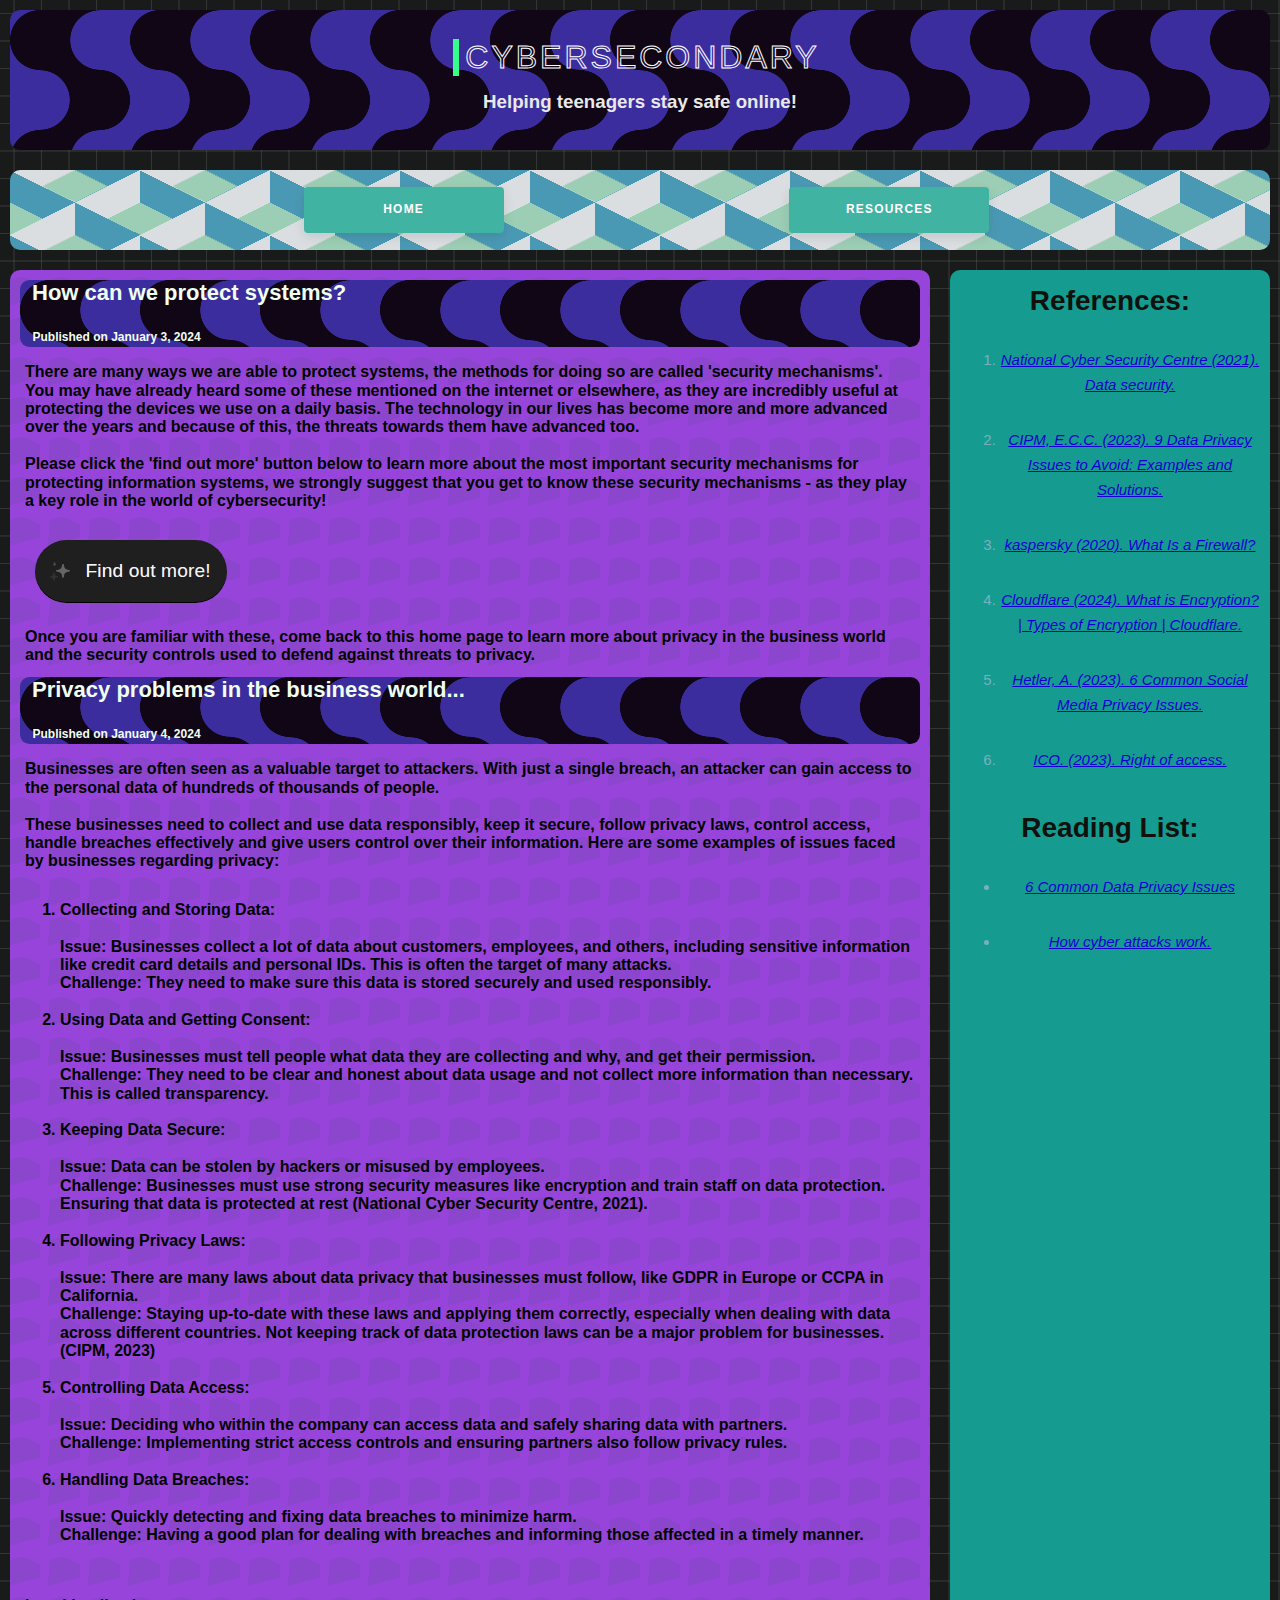
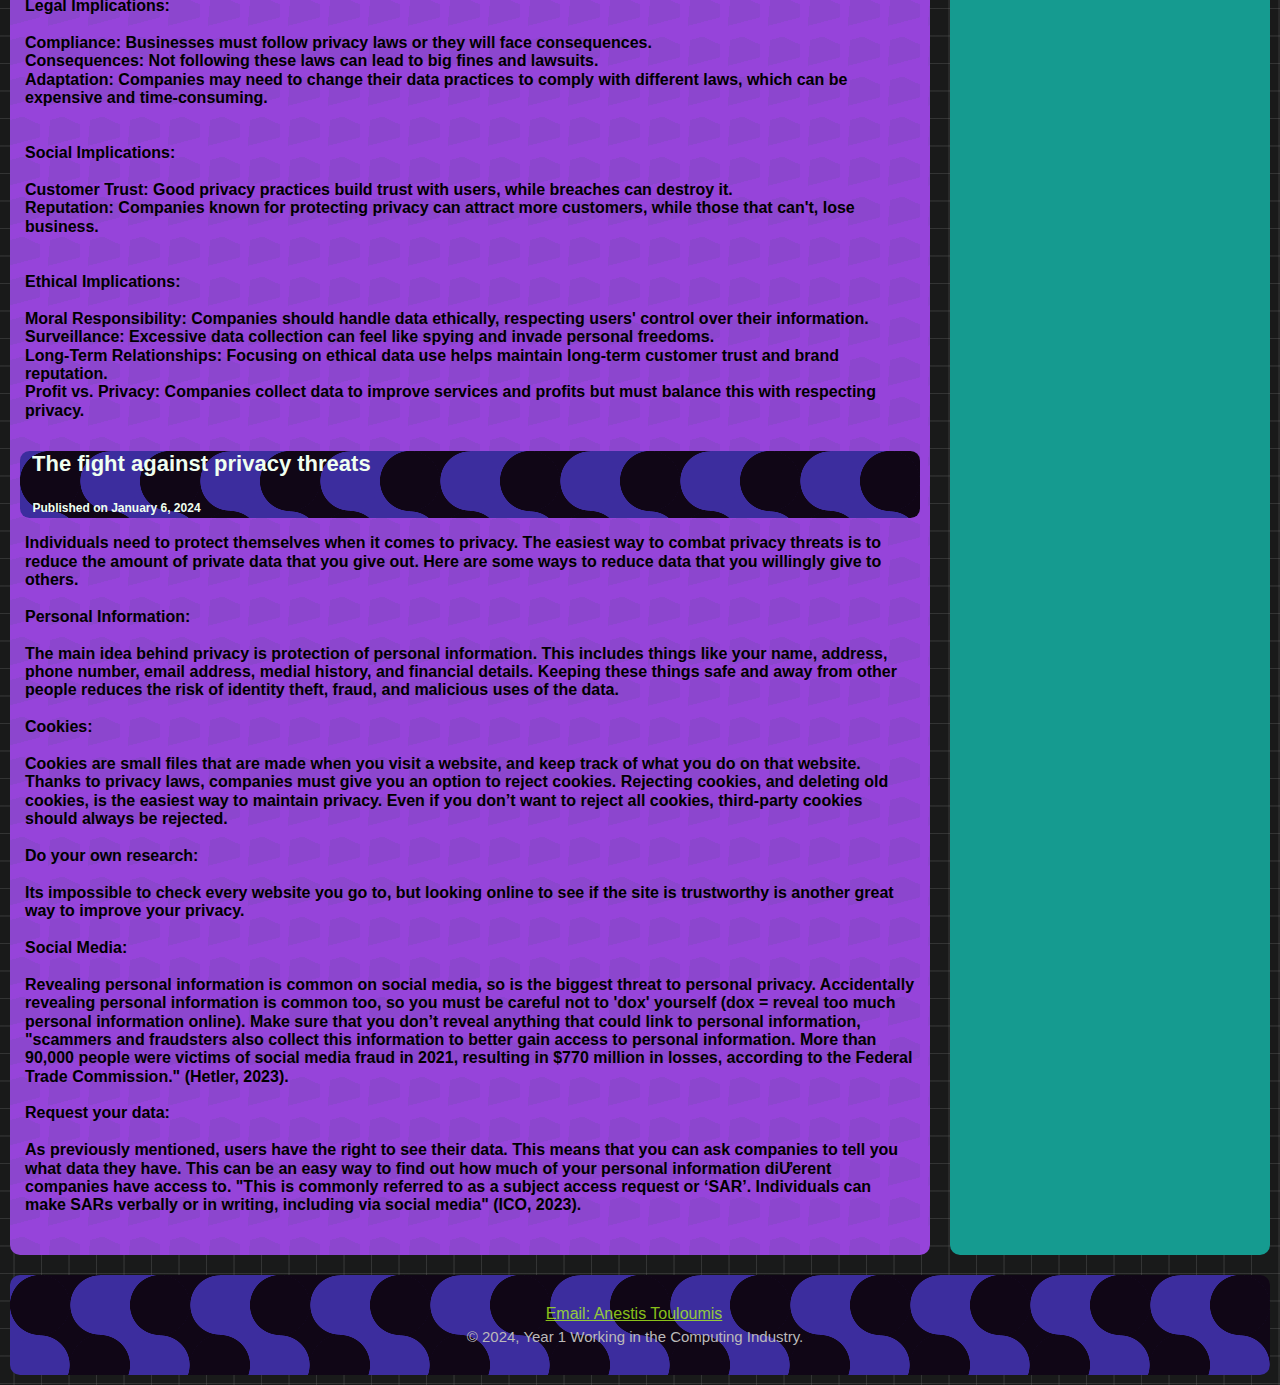
<file: index.html>
<!doctype html>
<html lang="en">

<head>
    <meta name="viewport" content="width=device-width, initial-scale=1">
    <link href="./css/normalize.css" rel="stylesheet">
    <link href="./css/stylesheet.css" rel="stylesheet">
    <meta charset="utf-8">
    <title>CyberSecondary</title>
    <link rel="icon" type="image/x-icon" href="/images/favicon.png">
</head>

<body>
    <script src="script.js"></script>
    <button onclick="topFunction()" class="btn3" title="Go to top">Go to top</button>

    <a id="top"></a>
    <div class="wrapper">
        <header class="header">
            <button class="button" data-text="CyberSecondary">
                <span class="actual-text">&nbsp;CyberSecondary&nbsp;</span>
                <span aria-hidden="true" class="hover-text">&nbsp;CyberSecondary&nbsp;</span>
            </button>
            <h3>Helping teenagers stay safe online!</h3>
        </header>

        <div class="menu">
            <a href="index.html">
                <button class="btn2" style="margin-left: 13px;"><i class="animation"></i>Home<i class="animation"></i></button>
            </a>
            <a href="resources.html">
                <button class="btn2" style="margin-left: 15px;"><i class="animation"></i>Resources<i class="animation"></i></button>
            </a>
            <!--<a href="mechanisms.html">
                <button class="btn2"><i class="animation"></i>Page 3<i class="animation"></i></button>
            </a>-->
        </div>

        <main class="main">

            <article>
                <header class="post">
                    <h3><a id="entry1"></a>How can we protect systems?</h3>
                    <div class="posttime">
                        <p>Published on <time datetime="2024-01-03"><strong>January 3, 2024</strong></time></p>
                    </div>
                </header>
                <p>
                    There are many ways we are able to protect systems, the methods for doing so are called 'security mechanisms'. You may have already heard some of these mentioned on the internet or elsewhere, as they are incredibly useful at protecting the devices we use on a daily basis. The technology in our lives has become more and more advanced over the years and because of this, the threats towards them have advanced too. <br>
                    <br>Please click the 'find out more' button below to learn more about the most important security mechanisms for protecting information systems, we strongly suggest that you get to know these security mechanisms - as they play a key role in the world of cybersecurity!
                </p>

                <div class="sp">

                    <a style="text-decoration:none" href="mechanisms.html">
                        <button class="sparkle-button">
                        <span class="spark"></span>
                        
                        <span class="backdrop"></span>
                        <svg class="sparkle" viewBox="0 0 24 24" fill="none" xmlns="http://www.w3.org/2000/svg">
                            <path d="M14.187 8.096L15 5.25L15.813 8.096C16.0231 8.83114 16.4171 9.50062 16.9577 10.0413C17.4984 10.5819 18.1679 10.9759 18.903 11.186L21.75 12L18.904 12.813C18.1689 13.0231 17.4994 13.4171 16.9587 13.9577C16.4181 14.4984 16.0241 15.1679 15.814 15.903L15 18.75L14.187 15.904C13.9769 15.1689 13.5829 14.4994 13.0423 13.9587C12.5016 13.4181 11.8321 13.0241 11.097 12.814L8.25 12L11.096 11.187C11.8311 10.9769 12.5006 10.5829 13.0413 10.0423C13.5819 9.50162 13.9759 8.83214 14.186 8.097L14.187 8.096Z" fill="black" stroke="black" stroke-linecap="round" stroke-linejoin="round"></path>
                            <path d="M6 14.25L5.741 15.285C5.59267 15.8785 5.28579 16.4206 4.85319 16.8532C4.42059 17.2858 3.87853 17.5927 3.285 17.741L2.25 18L3.285 18.259C3.87853 18.4073 4.42059 18.7142 4.85319 19.1468C5.28579 19.5794 5.59267 20.1215 5.741 20.715L6 21.75L6.259 20.715C6.40725 20.1216 6.71398 19.5796 7.14639 19.147C7.5788 18.7144 8.12065 18.4075 8.714 18.259L9.75 18L8.714 17.741C8.12065 17.5925 7.5788 17.2856 7.14639 16.853C6.71398 16.4204 6.40725 15.8784 6.259 15.285L6 14.25Z" fill="black" stroke="black" stroke-linecap="round" stroke-linejoin="round"></path>
                            <path d="M6.5 4L6.303 4.5915C6.24777 4.75718 6.15472 4.90774 6.03123 5.03123C5.90774 5.15472 5.75718 5.24777 5.5915 5.303L5 5.5L5.5915 5.697C5.75718 5.75223 5.90774 5.84528 6.03123 5.96877C6.15472 6.09226 6.24777 6.24282 6.303 6.4085L6.5 7L6.697 6.4085C6.75223 6.24282 6.84528 6.09226 6.96877 5.96877C7.09226 5.84528 7.24282 5.75223 7.4085 5.697L8 5.5L7.4085 5.303C7.24282 5.24777 7.09226 5.15472 6.96877 5.03123C6.84528 4.90774 6.75223 4.75718 6.697 4.5915L6.5 4Z" fill="black" stroke="black" stroke-linecap="round" stroke-linejoin="round"></path>
                        </svg>
                        <span class="text">Find out more!</span>
                        </button>
                        <div class="bodydrop"></div>
                        <span aria-hidden="true" class="particle-pen">
                        <svg class="particle" viewBox="0 0 15 15" fill="none" xmlns="http://www.w3.org/2000/svg">
                            <path d="M6.937 3.846L7.75 1L8.563 3.846C8.77313 4.58114 9.1671 5.25062 9.70774 5.79126C10.2484 6.3319 10.9179 6.72587 11.653 6.936L14.5 7.75L11.654 8.563C10.9189 8.77313 10.2494 9.1671 9.70874 9.70774C9.1681 10.2484 8.77413 10.9179 8.564 11.653L7.75 14.5L6.937 11.654C6.72687 10.9189 6.3329 10.2494 5.79226 9.70874C5.25162 9.1681 4.58214 8.77413 3.847 8.564L1 7.75L3.846 6.937C4.58114 6.72687 5.25062 6.3329 5.79126 5.79226C6.3319 5.25162 6.72587 4.58214 6.936 3.847L6.937 3.846Z" fill="black" stroke="black" stroke-linecap="round" stroke-linejoin="round"></path>
                        </svg>
                        <svg class="particle" viewBox="0 0 15 15" fill="none" xmlns="http://www.w3.org/2000/svg">
                            <path d="M6.937 3.846L7.75 1L8.563 3.846C8.77313 4.58114 9.1671 5.25062 9.70774 5.79126C10.2484 6.3319 10.9179 6.72587 11.653 6.936L14.5 7.75L11.654 8.563C10.9189 8.77313 10.2494 9.1671 9.70874 9.70774C9.1681 10.2484 8.77413 10.9179 8.564 11.653L7.75 14.5L6.937 11.654C6.72687 10.9189 6.3329 10.2494 5.79226 9.70874C5.25162 9.1681 4.58214 8.77413 3.847 8.564L1 7.75L3.846 6.937C4.58114 6.72687 5.25062 6.3329 5.79126 5.79226C6.3319 5.25162 6.72587 4.58214 6.936 3.847L6.937 3.846Z" fill="black" stroke="black" stroke-linecap="round" stroke-linejoin="round"></path>
                        </svg>
                        <svg class="particle" viewBox="0 0 15 15" fill="none" xmlns="http://www.w3.org/2000/svg">
                            <path d="M6.937 3.846L7.75 1L8.563 3.846C8.77313 4.58114 9.1671 5.25062 9.70774 5.79126C10.2484 6.3319 10.9179 6.72587 11.653 6.936L14.5 7.75L11.654 8.563C10.9189 8.77313 10.2494 9.1671 9.70874 9.70774C9.1681 10.2484 8.77413 10.9179 8.564 11.653L7.75 14.5L6.937 11.654C6.72687 10.9189 6.3329 10.2494 5.79226 9.70874C5.25162 9.1681 4.58214 8.77413 3.847 8.564L1 7.75L3.846 6.937C4.58114 6.72687 5.25062 6.3329 5.79126 5.79226C6.3319 5.25162 6.72587 4.58214 6.936 3.847L6.937 3.846Z" fill="black" stroke="black" stroke-linecap="round" stroke-linejoin="round"></path>
                        </svg>
                        <svg class="particle" viewBox="0 0 15 15" fill="none" xmlns="http://www.w3.org/2000/svg">
                            <path d="M6.937 3.846L7.75 1L8.563 3.846C8.77313 4.58114 9.1671 5.25062 9.70774 5.79126C10.2484 6.3319 10.9179 6.72587 11.653 6.936L14.5 7.75L11.654 8.563C10.9189 8.77313 10.2494 9.1671 9.70874 9.70774C9.1681 10.2484 8.77413 10.9179 8.564 11.653L7.75 14.5L6.937 11.654C6.72687 10.9189 6.3329 10.2494 5.79226 9.70874C5.25162 9.1681 4.58214 8.77413 3.847 8.564L1 7.75L3.846 6.937C4.58114 6.72687 5.25062 6.3329 5.79126 5.79226C6.3319 5.25162 6.72587 4.58214 6.936 3.847L6.937 3.846Z" fill="black" stroke="black" stroke-linecap="round" stroke-linejoin="round"></path>
                        </svg>
                        <svg class="particle" viewBox="0 0 15 15" fill="none" xmlns="http://www.w3.org/2000/svg">
                            <path d="M6.937 3.846L7.75 1L8.563 3.846C8.77313 4.58114 9.1671 5.25062 9.70774 5.79126C10.2484 6.3319 10.9179 6.72587 11.653 6.936L14.5 7.75L11.654 8.563C10.9189 8.77313 10.2494 9.1671 9.70874 9.70774C9.1681 10.2484 8.77413 10.9179 8.564 11.653L7.75 14.5L6.937 11.654C6.72687 10.9189 6.3329 10.2494 5.79226 9.70874C5.25162 9.1681 4.58214 8.77413 3.847 8.564L1 7.75L3.846 6.937C4.58114 6.72687 5.25062 6.3329 5.79126 5.79226C6.3319 5.25162 6.72587 4.58214 6.936 3.847L6.937 3.846Z" fill="black" stroke="black" stroke-linecap="round" stroke-linejoin="round"></path>
                        </svg>
                        <svg class="particle" viewBox="0 0 15 15" fill="none" xmlns="http://www.w3.org/2000/svg">
                            <path d="M6.937 3.846L7.75 1L8.563 3.846C8.77313 4.58114 9.1671 5.25062 9.70774 5.79126C10.2484 6.3319 10.9179 6.72587 11.653 6.936L14.5 7.75L11.654 8.563C10.9189 8.77313 10.2494 9.1671 9.70874 9.70774C9.1681 10.2484 8.77413 10.9179 8.564 11.653L7.75 14.5L6.937 11.654C6.72687 10.9189 6.3329 10.2494 5.79226 9.70874C5.25162 9.1681 4.58214 8.77413 3.847 8.564L1 7.75L3.846 6.937C4.58114 6.72687 5.25062 6.3329 5.79126 5.79226C6.3319 5.25162 6.72587 4.58214 6.936 3.847L6.937 3.846Z" fill="black" stroke="black" stroke-linecap="round" stroke-linejoin="round"></path>
                        </svg>
                        <svg class="particle" viewBox="0 0 15 15" fill="none" xmlns="http://www.w3.org/2000/svg">
                            <path d="M6.937 3.846L7.75 1L8.563 3.846C8.77313 4.58114 9.1671 5.25062 9.70774 5.79126C10.2484 6.3319 10.9179 6.72587 11.653 6.936L14.5 7.75L11.654 8.563C10.9189 8.77313 10.2494 9.1671 9.70874 9.70774C9.1681 10.2484 8.77413 10.9179 8.564 11.653L7.75 14.5L6.937 11.654C6.72687 10.9189 6.3329 10.2494 5.79226 9.70874C5.25162 9.1681 4.58214 8.77413 3.847 8.564L1 7.75L3.846 6.937C4.58114 6.72687 5.25062 6.3329 5.79126 5.79226C6.3319 5.25162 6.72587 4.58214 6.936 3.847L6.937 3.846Z" fill="black" stroke="black" stroke-linecap="round" stroke-linejoin="round"></path>
                        </svg>
                        <svg class="particle" viewBox="0 0 15 15" fill="none" xmlns="http://www.w3.org/2000/svg">
                            <path d="M6.937 3.846L7.75 1L8.563 3.846C8.77313 4.58114 9.1671 5.25062 9.70774 5.79126C10.2484 6.3319 10.9179 6.72587 11.653 6.936L14.5 7.75L11.654 8.563C10.9189 8.77313 10.2494 9.1671 9.70874 9.70774C9.1681 10.2484 8.77413 10.9179 8.564 11.653L7.75 14.5L6.937 11.654C6.72687 10.9189 6.3329 10.2494 5.79226 9.70874C5.25162 9.1681 4.58214 8.77413 3.847 8.564L1 7.75L3.846 6.937C4.58114 6.72687 5.25062 6.3329 5.79126 5.79226C6.3319 5.25162 6.72587 4.58214 6.936 3.847L6.937 3.846Z" fill="black" stroke="black" stroke-linecap="round" stroke-linejoin="round"></path>
                        </svg>
                        <svg class="particle" viewBox="0 0 15 15" fill="none" xmlns="http://www.w3.org/2000/svg">
                            <path d="M6.937 3.846L7.75 1L8.563 3.846C8.77313 4.58114 9.1671 5.25062 9.70774 5.79126C10.2484 6.3319 10.9179 6.72587 11.653 6.936L14.5 7.75L11.654 8.563C10.9189 8.77313 10.2494 9.1671 9.70874 9.70774C9.1681 10.2484 8.77413 10.9179 8.564 11.653L7.75 14.5L6.937 11.654C6.72687 10.9189 6.3329 10.2494 5.79226 9.70874C5.25162 9.1681 4.58214 8.77413 3.847 8.564L1 7.75L3.846 6.937C4.58114 6.72687 5.25062 6.3329 5.79126 5.79226C6.3319 5.25162 6.72587 4.58214 6.936 3.847L6.937 3.846Z" fill="black" stroke="black" stroke-linecap="round" stroke-linejoin="round"></path>
                        </svg>
                        <svg class="particle" viewBox="0 0 15 15" fill="none" xmlns="http://www.w3.org/2000/svg">
                            <path d="M6.937 3.846L7.75 1L8.563 3.846C8.77313 4.58114 9.1671 5.25062 9.70774 5.79126C10.2484 6.3319 10.9179 6.72587 11.653 6.936L14.5 7.75L11.654 8.563C10.9189 8.77313 10.2494 9.1671 9.70874 9.70774C9.1681 10.2484 8.77413 10.9179 8.564 11.653L7.75 14.5L6.937 11.654C6.72687 10.9189 6.3329 10.2494 5.79226 9.70874C5.25162 9.1681 4.58214 8.77413 3.847 8.564L1 7.75L3.846 6.937C4.58114 6.72687 5.25062 6.3329 5.79126 5.79226C6.3319 5.25162 6.72587 4.58214 6.936 3.847L6.937 3.846Z" fill="black" stroke="black" stroke-linecap="round" stroke-linejoin="round"></path>
                        </svg><svg class="particle" viewBox="0 0 15 15" fill="none" xmlns="http://www.w3.org/2000/svg">
                            <path d="M6.937 3.846L7.75 1L8.563 3.846C8.77313 4.58114 9.1671 5.25062 9.70774 5.79126C10.2484 6.3319 10.9179 6.72587 11.653 6.936L14.5 7.75L11.654 8.563C10.9189 8.77313 10.2494 9.1671 9.70874 9.70774C9.1681 10.2484 8.77413 10.9179 8.564 11.653L7.75 14.5L6.937 11.654C6.72687 10.9189 6.3329 10.2494 5.79226 9.70874C5.25162 9.1681 4.58214 8.77413 3.847 8.564L1 7.75L3.846 6.937C4.58114 6.72687 5.25062 6.3329 5.79126 5.79226C6.3319 5.25162 6.72587 4.58214 6.936 3.847L6.937 3.846Z" fill="black" stroke="black" stroke-linecap="round" stroke-linejoin="round"></path>
                        </svg><svg class="particle" viewBox="0 0 15 15" fill="none" xmlns="http://www.w3.org/2000/svg">
                            <path d="M6.937 3.846L7.75 1L8.563 3.846C8.77313 4.58114 9.1671 5.25062 9.70774 5.79126C10.2484 6.3319 10.9179 6.72587 11.653 6.936L14.5 7.75L11.654 8.563C10.9189 8.77313 10.2494 9.1671 9.70874 9.70774C9.1681 10.2484 8.77413 10.9179 8.564 11.653L7.75 14.5L6.937 11.654C6.72687 10.9189 6.3329 10.2494 5.79226 9.70874C5.25162 9.1681 4.58214 8.77413 3.847 8.564L1 7.75L3.846 6.937C4.58114 6.72687 5.25062 6.3329 5.79126 5.79226C6.3319 5.25162 6.72587 4.58214 6.936 3.847L6.937 3.846Z" fill="black" stroke="black" stroke-linecap="round" stroke-linejoin="round"></path>
                        </svg>
                        <svg class="particle" viewBox="0 0 15 15" fill="none" xmlns="http://www.w3.org/2000/svg">
                            <path d="M6.937 3.846L7.75 1L8.563 3.846C8.77313 4.58114 9.1671 5.25062 9.70774 5.79126C10.2484 6.3319 10.9179 6.72587 11.653 6.936L14.5 7.75L11.654 8.563C10.9189 8.77313 10.2494 9.1671 9.70874 9.70774C9.1681 10.2484 8.77413 10.9179 8.564 11.653L7.75 14.5L6.937 11.654C6.72687 10.9189 6.3329 10.2494 5.79226 9.70874C5.25162 9.1681 4.58214 8.77413 3.847 8.564L1 7.75L3.846 6.937C4.58114 6.72687 5.25062 6.3329 5.79126 5.79226C6.3319 5.25162 6.72587 4.58214 6.936 3.847L6.937 3.846Z" fill="black" stroke="black" stroke-linecap="round" stroke-linejoin="round"></path>
                        </svg><svg class="particle" viewBox="0 0 15 15" fill="none" xmlns="http://www.w3.org/2000/svg">
                            <path d="M6.937 3.846L7.75 1L8.563 3.846C8.77313 4.58114 9.1671 5.25062 9.70774 5.79126C10.2484 6.3319 10.9179 6.72587 11.653 6.936L14.5 7.75L11.654 8.563C10.9189 8.77313 10.2494 9.1671 9.70874 9.70774C9.1681 10.2484 8.77413 10.9179 8.564 11.653L7.75 14.5L6.937 11.654C6.72687 10.9189 6.3329 10.2494 5.79226 9.70874C5.25162 9.1681 4.58214 8.77413 3.847 8.564L1 7.75L3.846 6.937C4.58114 6.72687 5.25062 6.3329 5.79126 5.79226C6.3319 5.25162 6.72587 4.58214 6.936 3.847L6.937 3.846Z" fill="black" stroke="black" stroke-linecap="round" stroke-linejoin="round"></path>
                        </svg><svg class="particle" viewBox="0 0 15 15" fill="none" xmlns="http://www.w3.org/2000/svg">
                            <path d="M6.937 3.846L7.75 1L8.563 3.846C8.77313 4.58114 9.1671 5.25062 9.70774 5.79126C10.2484 6.3319 10.9179 6.72587 11.653 6.936L14.5 7.75L11.654 8.563C10.9189 8.77313 10.2494 9.1671 9.70874 9.70774C9.1681 10.2484 8.77413 10.9179 8.564 11.653L7.75 14.5L6.937 11.654C6.72687 10.9189 6.3329 10.2494 5.79226 9.70874C5.25162 9.1681 4.58214 8.77413 3.847 8.564L1 7.75L3.846 6.937C4.58114 6.72687 5.25062 6.3329 5.79126 5.79226C6.3319 5.25162 6.72587 4.58214 6.936 3.847L6.937 3.846Z" fill="black" stroke="black" stroke-linecap="round" stroke-linejoin="round"></path>
                        </svg><svg class="particle" viewBox="0 0 15 15" fill="none" xmlns="http://www.w3.org/2000/svg">
                            <path d="M6.937 3.846L7.75 1L8.563 3.846C8.77313 4.58114 9.1671 5.25062 9.70774 5.79126C10.2484 6.3319 10.9179 6.72587 11.653 6.936L14.5 7.75L11.654 8.563C10.9189 8.77313 10.2494 9.1671 9.70874 9.70774C9.1681 10.2484 8.77413 10.9179 8.564 11.653L7.75 14.5L6.937 11.654C6.72687 10.9189 6.3329 10.2494 5.79226 9.70874C5.25162 9.1681 4.58214 8.77413 3.847 8.564L1 7.75L3.846 6.937C4.58114 6.72687 5.25062 6.3329 5.79126 5.79226C6.3319 5.25162 6.72587 4.58214 6.936 3.847L6.937 3.846Z" fill="black" stroke="black" stroke-linecap="round" stroke-linejoin="round"></path>
                        </svg><svg class="particle" viewBox="0 0 15 15" fill="none" xmlns="http://www.w3.org/2000/svg">
                            <path d="M6.937 3.846L7.75 1L8.563 3.846C8.77313 4.58114 9.1671 5.25062 9.70774 5.79126C10.2484 6.3319 10.9179 6.72587 11.653 6.936L14.5 7.75L11.654 8.563C10.9189 8.77313 10.2494 9.1671 9.70874 9.70774C9.1681 10.2484 8.77413 10.9179 8.564 11.653L7.75 14.5L6.937 11.654C6.72687 10.9189 6.3329 10.2494 5.79226 9.70874C5.25162 9.1681 4.58214 8.77413 3.847 8.564L1 7.75L3.846 6.937C4.58114 6.72687 5.25062 6.3329 5.79126 5.79226C6.3319 5.25162 6.72587 4.58214 6.936 3.847L6.937 3.846Z" fill="black" stroke="black" stroke-linecap="round" stroke-linejoin="round"></path>
                        </svg><svg class="particle" viewBox="0 0 15 15" fill="none" xmlns="http://www.w3.org/2000/svg">
                            <path d="M6.937 3.846L7.75 1L8.563 3.846C8.77313 4.58114 9.1671 5.25062 9.70774 5.79126C10.2484 6.3319 10.9179 6.72587 11.653 6.936L14.5 7.75L11.654 8.563C10.9189 8.77313 10.2494 9.1671 9.70874 9.70774C9.1681 10.2484 8.77413 10.9179 8.564 11.653L7.75 14.5L6.937 11.654C6.72687 10.9189 6.3329 10.2494 5.79226 9.70874C5.25162 9.1681 4.58214 8.77413 3.847 8.564L1 7.75L3.846 6.937C4.58114 6.72687 5.25062 6.3329 5.79126 5.79226C6.3319 5.25162 6.72587 4.58214 6.936 3.847L6.937 3.846Z" fill="black" stroke="black" stroke-linecap="round" stroke-linejoin="round"></path>
                        </svg><svg class="particle" viewBox="0 0 15 15" fill="none" xmlns="http://www.w3.org/2000/svg">
                            <path d="M6.937 3.846L7.75 1L8.563 3.846C8.77313 4.58114 9.1671 5.25062 9.70774 5.79126C10.2484 6.3319 10.9179 6.72587 11.653 6.936L14.5 7.75L11.654 8.563C10.9189 8.77313 10.2494 9.1671 9.70874 9.70774C9.1681 10.2484 8.77413 10.9179 8.564 11.653L7.75 14.5L6.937 11.654C6.72687 10.9189 6.3329 10.2494 5.79226 9.70874C5.25162 9.1681 4.58214 8.77413 3.847 8.564L1 7.75L3.846 6.937C4.58114 6.72687 5.25062 6.3329 5.79126 5.79226C6.3319 5.25162 6.72587 4.58214 6.936 3.847L6.937 3.846Z" fill="black" stroke="black" stroke-linecap="round" stroke-linejoin="round"></path>
                        </svg><svg class="particle" viewBox="0 0 15 15" fill="none" xmlns="http://www.w3.org/2000/svg">
                            <path d="M6.937 3.846L7.75 1L8.563 3.846C8.77313 4.58114 9.1671 5.25062 9.70774 5.79126C10.2484 6.3319 10.9179 6.72587 11.653 6.936L14.5 7.75L11.654 8.563C10.9189 8.77313 10.2494 9.1671 9.70874 9.70774C9.1681 10.2484 8.77413 10.9179 8.564 11.653L7.75 14.5L6.937 11.654C6.72687 10.9189 6.3329 10.2494 5.79226 9.70874C5.25162 9.1681 4.58214 8.77413 3.847 8.564L1 7.75L3.846 6.937C4.58114 6.72687 5.25062 6.3329 5.79126 5.79226C6.3319 5.25162 6.72587 4.58214 6.936 3.847L6.937 3.846Z" fill="black" stroke="black" stroke-linecap="round" stroke-linejoin="round"></path>
                        </svg>
                        </span>
                    </a>
                    <p>
                        Once you are familiar with these, come back to this home page to learn more about privacy in the business world and the security controls used to defend against threats to privacy.
                    </p>
                </div>

            </article>

            <article>
                <header class="post">
                    <h3><a id="entry2"></a>Privacy problems in the business world...</h3>
                    <div class="posttime">
                        <p>Published on <time datetime="2024-01-04"><strong>January 4, 2024</strong></time></p>
                    </div>
                </header>
                <p>
                    Businesses are often seen as a valuable target to attackers. With just a single breach, an attacker can gain access to the personal data of hundreds of thousands of people. <br><br>These businesses need to collect and use data responsibly, keep it secure, follow privacy laws, control access, handle breaches effectively and give users control over their information. Here are some examples of issues faced by businesses regarding privacy:
                </p>
                <ol class="privacylist">
                    <li class="privacylistitem">Collecting and Storing Data: <br><br>Issue: Businesses collect a lot of data about customers, employees, and others, including 
                        sensitive information like credit card details and personal IDs. This is often the target of many attacks.<br>Challenge: They need to make sure this data is stored securely and used responsibly.<br><br> </li>
                    <li class="privacylistitem">Using Data and Getting Consent:<br><br>Issue: Businesses must tell people what data they are collecting and why, and get their 
                        permission.<br>Challenge: They need to be clear and honest about data usage and not collect more 
                        information than necessary. This is called transparency.<br><br></li>
                    <li class="privacylistitem">Keeping Data Secure:<br><br>Issue: Data can be stolen by hackers or misused by employees.<br>Challenge: Businesses must use strong security measures like encryption and train staff 
                        on data protection. Ensuring that data is protected at rest (National Cyber Security Centre, 2021).<br><br></li>
                    <li class="privacylistitem">Following Privacy Laws:<br><br>Issue: There are many laws about data privacy that businesses must follow, like GDPR in 
                        Europe or CCPA in California.<br>Challenge: Staying up-to-date with these laws and applying them correctly, especially 
                        when dealing with data across different countries. Not keeping track of data protection laws can be a major problem for businesses. (CIPM, 2023)<br><br> </li>
                    <li class="privacylistitem">Controlling Data Access:<br><br>Issue: Deciding who within the company can access data and safely sharing data with 
                        partners.<br>Challenge: Implementing strict access controls and ensuring partners also follow privacy 
                        rules.<br><br></li>
                    <li class="privacylistitem">Handling Data Breaches:<br><br>Issue: Quickly detecting and fixing data breaches to minimize harm.<br>Challenge: Having a good plan for dealing with breaches and informing those affected in 
                        a timely manner.<br><br><br></li>
                </ol>
                <p>Legal Implications:<br><br>Compliance: Businesses must follow privacy laws or they will face consequences. <br>Consequences: Not following these laws can lead to big fines and lawsuits.<br>Adaptation: Companies may need to change their data practices to comply with 
                    different laws, which can be expensive and time-consuming.<br><br><br>Social Implications:<br><br>Customer Trust: Good privacy practices build trust with users, while breaches can destroy it.<br>Reputation: Companies known for protecting privacy can attract more customers, while 
                    those that can't, lose business.<br><br><br>Ethical Implications:<br><br>Moral Responsibility: Companies should handle data ethically, respecting users' control 
                    over their information.<br>Surveillance: Excessive data collection can feel like spying and invade personal 
                    freedoms.<br>Long-Term Relationships: Focusing on ethical data use helps maintain long-term 
                    customer trust and brand reputation.<br>Profit vs. Privacy: Companies collect data to improve services and profits but must 
                    balance this with respecting privacy. <br><br></p>
            </article>

            <article>
                <header class="post">
                    <h3><a id="entry3"></a>The fight against privacy threats</h3>
                    <div class="posttime">
                        <p>Published on <time datetime="2024-01-06"><strong>January 6, 2024</strong></time></p>
                    </div>
                </header>
                <p>
                    Individuals need to protect themselves when it comes to privacy. The easiest way to combat privacy threats is to reduce the amount of private data that you give out. Here are some ways to reduce data that you willingly give to others. <br><br>
                    Personal Information:<br><br> The main idea behind privacy is protection of personal information. This includes things like
                    your name, address, phone number, email address, medial history, and financial details.
                    Keeping these things safe and away from other people reduces the risk of identity theft, fraud,
                    and malicious uses of the data. <br><br>Cookies:<br><br>Cookies are small files that are made when you visit a website, and keep track of what you do on
                    that website. Thanks to privacy laws, companies must give you an option to reject cookies.
                    Rejecting cookies, and deleting old cookies, is the easiest way to maintain privacy. Even if you
                    don’t want to reject all cookies, third-party cookies should always be rejected.<br><br>Do your own research:<br><br>Its impossible to check every website you go to, but looking online to see if the site is
                    trustworthy is another great way to improve your privacy.<br><br>Social Media:<br><br>Revealing personal information is common on social media, so is the biggest threat to personal
                    privacy. Accidentally revealing personal information is common too, so you must be careful not
                    to 'dox' yourself (dox = reveal too much personal information online). Make sure that you don’t reveal anything that could link to personal information, "scammers and fraudsters also collect this information to better gain access to personal information. More than 90,000 people were victims of social media fraud in 2021, resulting in $770 million in losses, according to the Federal Trade Commission." (Hetler, 2023).
                    <br><br>Request your data:<br><br>As previously mentioned, users have the right to see their data. This means that you can ask
                    companies to tell you what data they have. This can be an easy way to find out how much of
                    your personal information diƯerent companies have access to. "This is commonly referred to as a subject access request or ‘SAR’. Individuals can make SARs verbally or in writing, including via social media" (ICO, 2023).
                    
                    

                    
                </p>
            </article>

        </main><!--END OF MAIN CONTENT PAGE-->

        <aside class="aside aside2">
            <h2>References:</h2>
            <ol>
                <li>
                    <cite>
                        <a href="https://www.ncsc.gov.uk/collection/10-steps/data-security">National Cyber Security Centre (2021). Data security.</a>
                    </cite>
                </li>
                <li>
                    <cite>
                        <a href="https://termly.io/resources/articles/data-privacy-issues/">CIPM, E.C.C. (2023). 9 Data Privacy Issues to Avoid: Examples and Solutions.</a>
                    </cite>
                </li>
                <li>
                    <cite>
                        <a href="https://www.kaspersky.com/resource-center/definitions/firewall">kaspersky (2020). What Is a Firewall?</a>
                    </cite>
                </li>
                <li>
                    <cite>
                        <a href="https://www.cloudflare.com/learning/ssl/what-is-encryption/">Cloudflare (2024). What is Encryption? | Types of Encryption | Cloudflare.</a>
                    </cite>
                </li>
                <li>
                    <cite>
                        <a href="https://www.techtarget.com/whatis/feature/6-common-social-media-privacy-issues">Hetler, A. (2023). 6 Common Social Media Privacy Issues.</a>
                    </cite>
                </li>
                <li>
                    <cite>
                        <a href="https://ico.org.uk/for-organisations/uk-gdpr-guidance-and-resources/individual-rights/individual-rights/right-of-access/#:~:text=Individuals%20have%20the%20right%20to,writing%2C%20including%20via%20social%20media.">ICO. (2023). Right of access.</a>
                    </cite>
                </li>
            </ol>
            <br>
            <h2>Reading List:</h2>
            <ul>
                <li>
                    <cite>
                        <a href="https://www.datagrail.io/blog/data-privacy/data-privacy-issues/">6 Common Data Privacy Issues</a>
                    </cite>
                </li>
                <li>
                    <cite>
                        <a href="https://www.ncsc.gov.uk/information/how-cyber-attacks-work">How cyber attacks work.</a>
                    </cite>
                </li>
            </ul>
        </aside>

        <footer class="footer">
            <a href="mailto:a.touloumis@brighton.ac.uk">Email: Anestis Touloumis</a>
            <small>&copy; 2024, Year 1 Working in the Computing Industry.</small>
        </footer>
    </div>
</body>
</file>
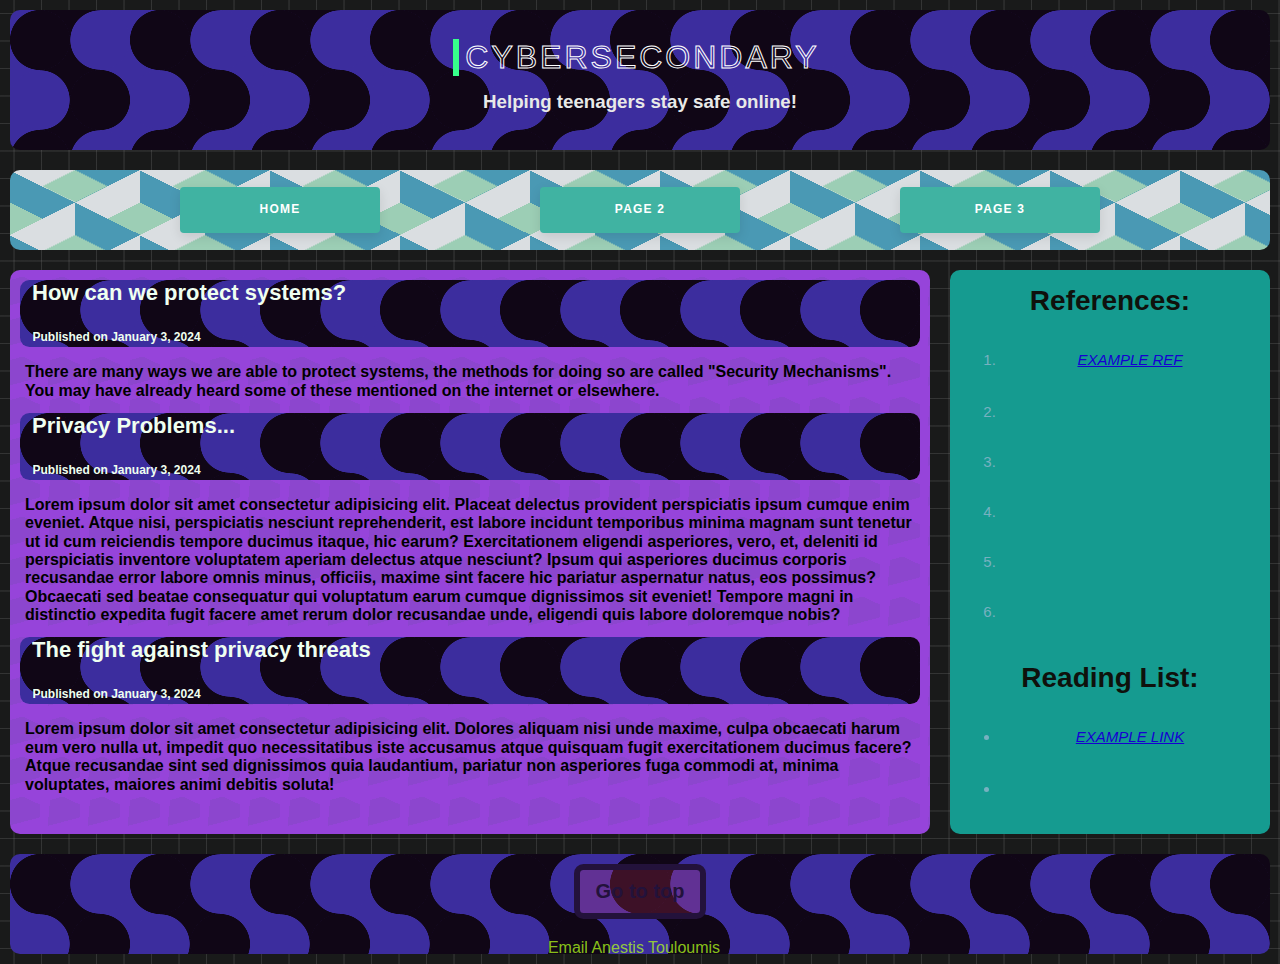
<file: sem1/index.html>
<!doctype html>
<html lang="en">

<head>
    <meta name="viewport" content="width=device-width, initial-scale=1.0">
    <link href="/css/normalize.css" rel="stylesheet">
    <link href="/css/stylesheet.css" rel="stylesheet">
    <meta charset="utf-8">
    <title></title>
</head>

<body>
    <a id="top"></a>
    <div class="wrapper">
        <header class="header">
            <button class="button" data-text="Awesome">
                <span class="actual-text">&nbsp;CyberSecondary&nbsp;</span>
                <span aria-hidden="true" class="hover-text">&nbsp;CyberSecondary&nbsp;</span>
            </button>
            <h3>Helping teenagers stay safe online!</h3>
        </header>

        <div class="menu">
            <a href="/sem1/index.html">
                <button class="btn2"><i class="animation"></i>Home<i class="animation"></i></button>
            </a>
            <a href="/sem1/page2.html">
                <button class="btn2"><i class="animation"></i>Page 2<i class="animation"></i></button>
            </a>
            <a href="/sem1/page3.html">
                <button class="btn2"><i class="animation"></i>Page 3<i class="animation"></i></button>
            </a>
        </div>

        <main class="main"><!--Main Content-->

            <article>
                <header class="post">
                    <h3><a id="entry1"></a>How can we protect systems?</h3>
                    <div class="posttime">
                        <p>Published on <time datetime="2024-01-03"><strong>January 3, 2024</strong></time></p>
                    </div>
                </header>
                <p>
                    There are many ways we are able to protect systems, the methods for doing so are called "Security Mechanisms". You may have already heard some of these mentioned on the internet or elsewhere.
                </p>
            </article>

            <article>
                <header class="post">
                    <h3><a id="entry2"></a>Privacy Problems...</h3>
                    <div class="posttime">
                        <p>Published on <time datetime="2024-01-03"><strong>January 3, 2024</strong></time></p>
                    </div>
                </header>
                <p>
                    Lorem ipsum dolor sit amet consectetur adipisicing elit. Placeat delectus provident perspiciatis ipsum cumque enim eveniet. Atque nisi, perspiciatis nesciunt reprehenderit, est labore incidunt temporibus minima magnam sunt tenetur ut id cum reiciendis tempore ducimus itaque, hic earum? Exercitationem eligendi asperiores, vero, et, deleniti id perspiciatis inventore voluptatem aperiam delectus atque nesciunt? Ipsum qui asperiores ducimus corporis recusandae error labore omnis minus, officiis, maxime sint facere hic pariatur aspernatur natus, eos possimus? Obcaecati sed beatae consequatur qui voluptatum earum cumque dignissimos sit eveniet! Tempore magni in distinctio expedita fugit facere amet rerum dolor recusandae unde, eligendi quis labore doloremque nobis?
                </p>
            </article>

            <article>
                <header class="post">
                    <h3><a id="entry3"></a>The fight against privacy threats</h3>
                    <div class="posttime">
                        <p>Published on <time datetime="2024-01-03"><strong>January 3, 2024</strong></time></p>
                    </div>
                </header>
                <p>
                    Lorem ipsum dolor sit amet consectetur adipisicing elit. Dolores aliquam nisi unde maxime, culpa obcaecati harum eum vero nulla ut, impedit quo necessitatibus iste accusamus atque quisquam fugit exercitationem ducimus facere? Atque recusandae sint sed dignissimos quia laudantium, pariatur non asperiores fuga commodi at, minima voluptates, maiores animi debitis soluta!
                </p>
            </article>

        </main><!--END OF MAIN CONTENT PAGE-->

        <aside class="aside aside2">
            <h2>References:</h2>
            <ol>
                <li>
                    <cite>
                        <a href="https://developer.mozilla.org/en-US/docs/Learn/HTML/Tables/Basics"> EXAMPLE REF</a>
                    </cite>
                </li>
                <li>
                    <cite>
                        
                    </cite>
                </li>
                <li>
                    <cite>
                        
                    </cite>
                </li>
                <li>
                    <cite>
                        
                    </cite>
                </li>
                <li>
                    <cite>
                        
                    </cite>
                </li>
                <li>
                    <cite>
                        
                    </cite>
                </li>
            </ol>
            <br>
            <h2>Reading List:</h2>
            <ul>
                <li>
                    <cite>
                        <a href="https://www.youtube.com/watch?v=b6_u8IVVLdo">EXAMPLE LINK</a>
                    </cite>
                </li>
                <li>
                    <cite>
                        
                    </cite>
                </li>
            </ul>
        </aside>

        <footer class="footer">
            <div>
                <form style="display: inline" action=" #top" method="get">
                    <button class="btn">Go to top</button>
                </form>
            </div>
            <a href="mailto:a.touloumis@brighton.ac.uk">Email Anestis Touloumis</a>
            <small>&copy; 2024, Year 1 Working in the Computing Industry.</small>
        </footer>
    </div>
</body>
</file>
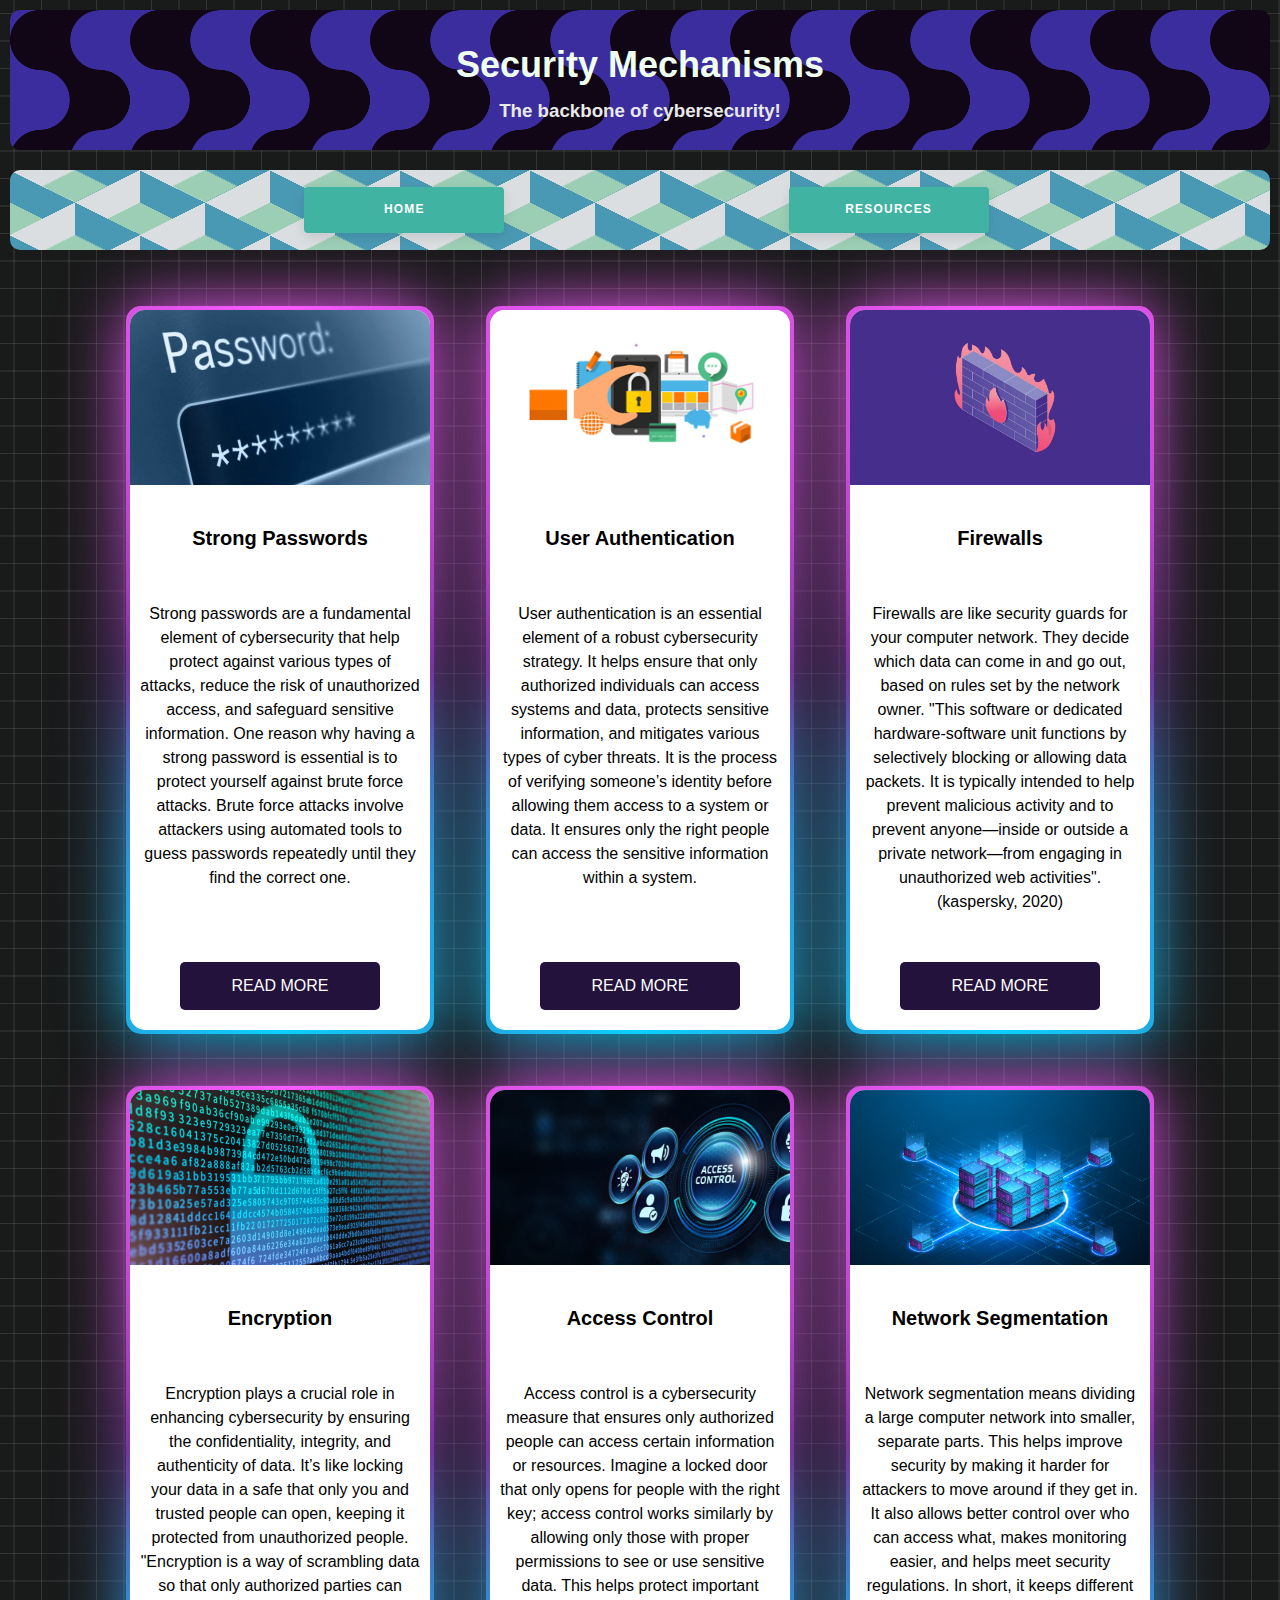
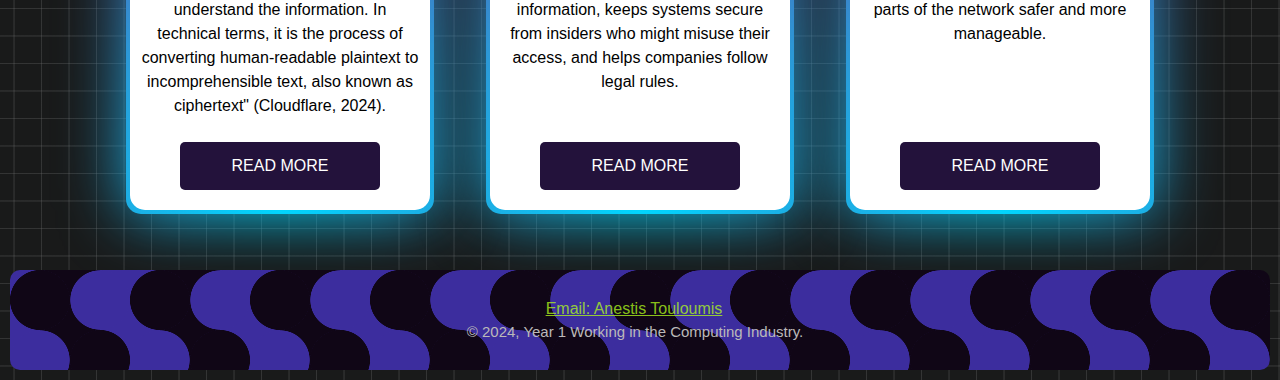
<file: mechanisms.html>
<!doctype html>
<html lang="en">
    
<head>
    <meta name="viewport" content="width=device-width, initial-scale=1.0">
    <link href="./css/normalize.css" rel="stylesheet">
    <link href="./css/stylesheet.css" rel="stylesheet">
    <meta charset="utf-8">
    <title>Security Mechanisms</title>
    <link rel="icon" type="image/x-icon" href="/images/favicon.png">
</head>

<body>
    <a id="top"></a>
    <div class="wrapper">
        <header class="header">
            <h1>Security Mechanisms</h1>
            <h3 style="margin-top: -10px;">The backbone of cybersecurity!</h3>
        </header>

        <div class="menu">
            <a href="index.html">
                <button class="btn2" style="margin-left: 13px;"><i class="animation"></i>Home<i class="animation"></i></button>
            </a>
            <a href="resources.html">
                <button class="btn2" style="margin-left: 13px;"><i class="animation"></i>Resources<i class="animation"></i></button>
            </a>
            <!--<a href="mechanisms.html">
                <button class="btn2"><i class="animation"></i>Page 3<i class="animation"></i></button>
            </a>-->
        </div>

        <section class="container">
            <div class="card">
                <div class="card-image card-1"></div>
                <input id="ch1" type="checkbox">
                <h2>Strong Passwords</h2>
                <p>Strong passwords are a fundamental element of cybersecurity that help protect against various types of attacks, reduce the risk of unauthorized access, and safeguard sensitive information. One reason why having a strong password is essential is to protect yourself against 
                    brute force attacks. Brute force attacks involve attackers using automated tools to guess passwords repeatedly until they find the correct one. </p>
                <div class="hiddencontent1">
                    <p>Strong passwords, which are 
                        typically longer and contain a mix of upper and lower case letters, numbers, and special 
                        characters, are much harder and more time-consuming for these tools to crack. </p>
                    <label for="ch1">SHOW LESS</label>
                </div>
                <div class="label-container1">
                    <label for="ch1">READ MORE</label>
                </div>
            </div>

            <div class="card">
                <div class="card-image card-2"></div>
                <input id="ch2" type="checkbox">
                <h2>User Authentication</h2>
                <p>User authentication is an essential element of a robust cybersecurity strategy. It helps 
                    ensure that only authorized individuals can access systems and data, protects sensitive 
                    information, and mitigates various types of cyber threats. It is the process of verifying someone’s identity before allowing them access to a system 
                    or data. It ensures only the right people can access the sensitive information within a 
                    system.</p>
                <div class="hiddencontent2">
                    <p>One way user authentication is used to help with cybersecurity is with data protection. 
                        User authentication helps protect sensitive information by making sure that only the 
                        right people can access it.</p>
                    <label for="ch2">SHOW LESS</label>
                </div>
                <div class="label-container2">
                    <label for="ch2">READ MORE</label>
                </div>
            </div>

            <div class="card">
                <div class="card-image card-3"></div>
                <input id="ch3" type="checkbox">
                <h2>Firewalls</h2>
                <p>Firewalls are like security guards for your computer network. They decide which data can come in and go out, based on rules set by the network owner. "This software or dedicated hardware-software unit functions by selectively blocking or allowing data packets. It is typically intended to help prevent malicious activity and to prevent anyone—inside or outside a private network—from engaging in unauthorized web activities". (kaspersky, 2020)</p>
                <div class="hiddencontent3">
                    <p>Firewalls check all the data coming in and going out of your network, letting in the good stuff and blocking the bad stuff. </p>
                    <label for="ch3">SHOW LESS</label>
                </div>
                <div class="label-container3">
                    <label for="ch3">READ MORE</label>
                </div>
            </div>

            <div class="card">
                <div class="card-image card-4"></div>
                <input id="ch4" type="checkbox">
                <h2>Encryption</h2>
                <p>Encryption plays a crucial role in enhancing cybersecurity by ensuring the 
                    confidentiality, integrity, and authenticity of data. It’s like locking your data in a safe 
                    that only you and trusted people can open, keeping it protected from unauthorized 
                    people. "Encryption is a way of scrambling data so that only authorized parties can understand the information. In technical terms, it is the process of converting human-readable plaintext to incomprehensible text, also known as ciphertext" (Cloudflare, 2024).</p>
                <div class="hiddencontent4">
                    <p>Encryption helps confirm that the people and websites you’re 
                        communicating with are who they say there are. This prevents hackers from pretending 
                        to be someone else to steal your information.</p>
                    <label for="ch4">SHOW LESS</label>
                </div>
                <div class="label-container4">
                    <label for="ch4">READ MORE</label>
                </div>
            </div>

            <div class="card">
                <div class="card-image card-5"></div>
                <input id="ch5" type="checkbox">
                <h2>Access Control</h2>
                <p>Access control is a cybersecurity measure that ensures only authorized people can 
                    access certain information or resources. Imagine a locked door that only opens for 
                    people with the right key; access control works similarly by allowing only those with 
                    proper permissions to see or use sensitive data. This helps protect important 
                    information, keeps systems secure from insiders who might misuse their access, and 
                    helps companies follow legal rules.</p> 
                <div class="hiddencontent5">
                    <p>In short, access control helps keep valuable data safe 
                        and ensures that only the right people can reach it. </p>
                    <label for="ch5">SHOW LESS</label>
                </div>
                <div class="label-container5">
                    <label for="ch5">READ MORE</label>
                </div>
            </div>

            <div class="card">
                <div class="card-image card-6"></div>
                <input id="ch6" type="checkbox">
                <h2>Network Segmentation</h2>
                <p>Network segmentation means dividing a large computer network into smaller, separate 
                    parts. This helps improve security by making it harder for attackers to move around if 
                    they get in. It also allows better control over who can access what, makes monitoring 
                    easier, and helps meet security regulations. In short, it keeps different parts of the 
                    network safer and more manageable. </p>
                <div class="hiddencontent6">
                    <p>Network segmentation is also a key part of firewalls, which are important as they help 
                        filter the traffic of what comes data comes in and out of your network.</p>
                    <label for="ch6">SHOW LESS</label>
                </div>
                <div class="label-container6">
                    <label for="ch6">READ MORE</label>
                </div>
            </div>
        </section>
        
        <footer class="footer">
            <a href="mailto:a.touloumis@brighton.ac.uk">Email: Anestis Touloumis</a>
            <small>&copy; 2024, Year 1 Working in the Computing Industry.</small>
        </footer>
    </div>
</body>
</file>
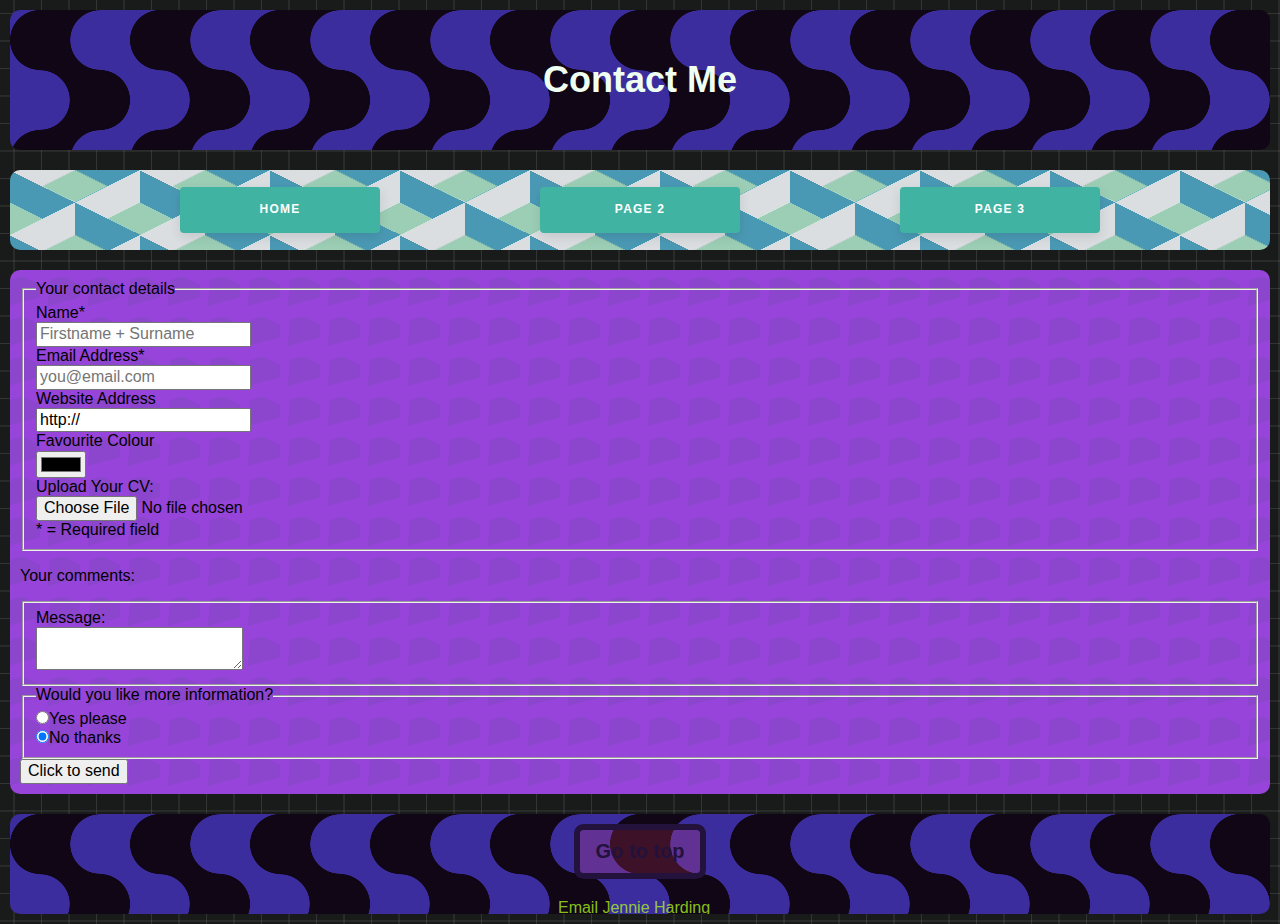
<file: page2.html>
<!doctype html>
<html lang="en">
    
<head>
    <meta name="viewport" content="width=device-width, initial-scale=1">
    <link href="/css/normalize.css" rel="stylesheet">
    <link href="/css/stylesheet.css" rel="stylesheet">
    <meta charset="utf-8">
    <title>Contact Me</title>
</head>

<body class="contactpage">
    <div class="wrapper">
        <header class="header">
            <h1>Contact Me</h1>
        </header>

        <div class="menu">
            <a href="index.html">
                <button class="btn2"><i class="animation"></i>Home<i class="animation"></i></button>
            </a>
            <a href="page2.html">
                <button class="btn2"><i class="animation"></i>Page 2<i class="animation"></i></button>
            </a>
            <a href="page3.html">
                <button class="btn2"><i class="animation"></i>Page 3<i class="animation"></i></button>
            </a>
        </div>
        
        <div class="main">
            <form id="form1">
                <fieldset><legend>Your contact details</legend>
                    <label for="name">Name* </label>
                    <input id="name" type="text" required placeholder="Firstname + Surname" >
                    <label for="email">Email Address* </label>
                    <input id="email" type="email" required placeholder="you@email.com">
                    <label for="url">Website Address</label>
                    <input type="text" id="url" value="http://">
                    <label for="colour">Favourite Colour</label>
                    <input id="colour" type="color">
                    <label for="myfile">Upload Your CV:</label>
                    <input type="file" id="myfile" name="myfile">
                    <label>* = Required field</label>
                </fieldset>

                <p>Your comments:</p>
                <fieldset>
                    <label for="message">Message: </label>
                    <textarea id="message" required></textarea>
                </fieldset>

                <fieldset>
                    <legend>Would you like more information?</legend>
                    <label for="information-yes">
                    <input type="radio" id="information-yes" 
                    name="information" value="yes">Yes please</label>
                    <label for="information-no">
                    <input type="radio" id="information-no" 
                    name="information" value="no" checked >No thanks</label>
                </fieldset>

                <input type="submit" value="Click to send" >

            </form>
        </div>   
        
        <footer class="footer">
            <div>
                <form style="display: inline" action=" #top" method="get">
                    <button class="btn">Go to top</button>
                </form>
            </div>
            <!--<p><a href=" #top">Go to top</a></p>-->
            <a href="mailto:jh1033@brighton.ac.uk">Email Jennie Harding</a>
            <small>&copy; 2023, Year 1 Web Dev.</small>
        </footer>

    </div>
</body>
</file>
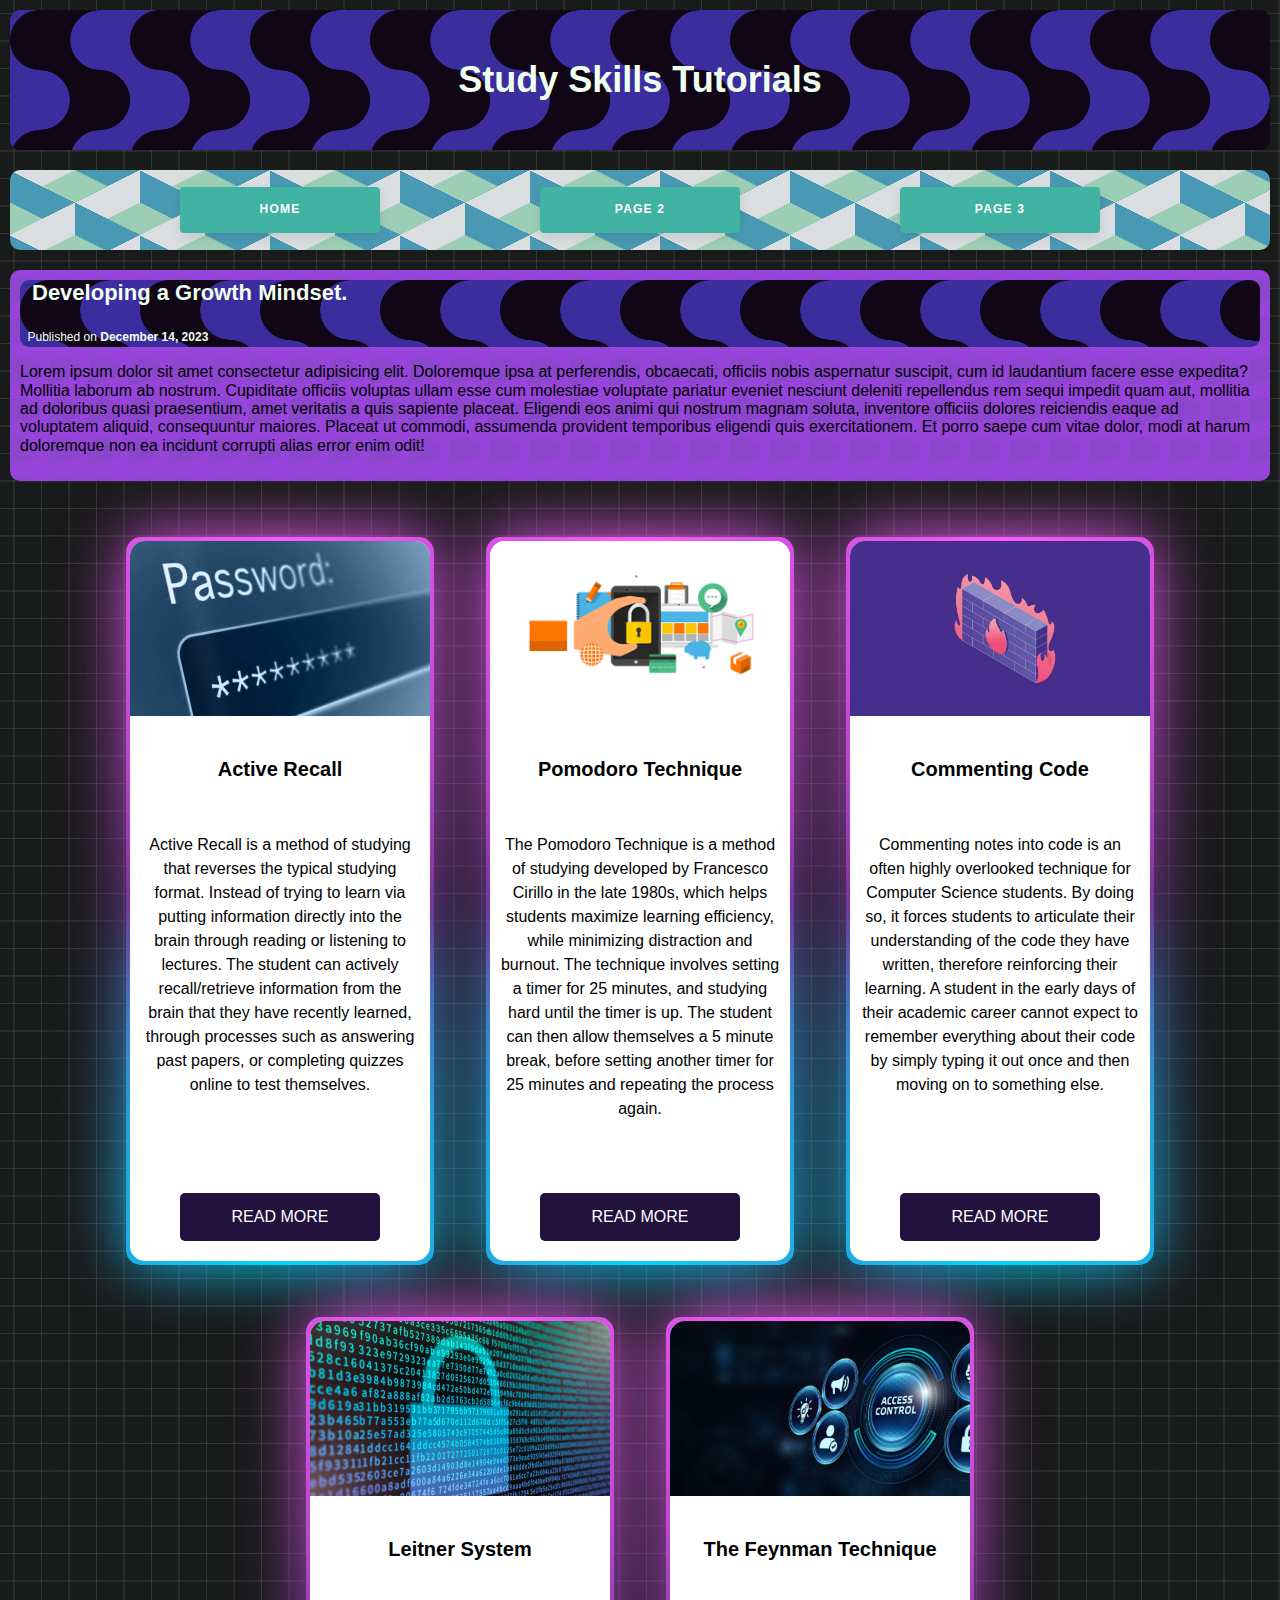
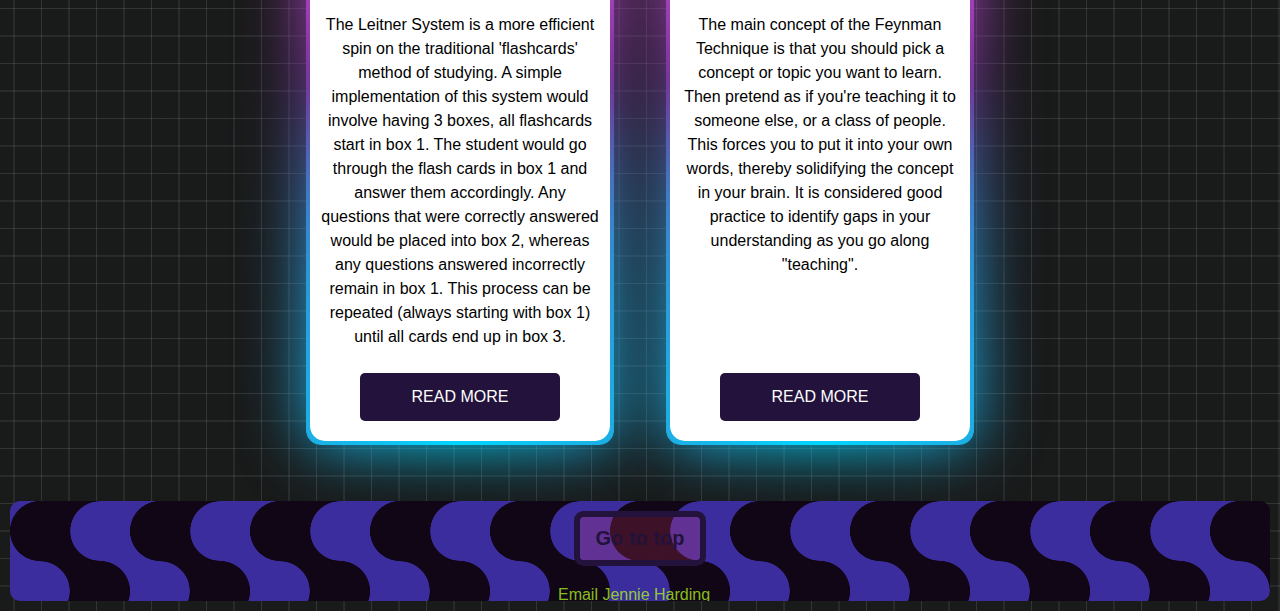
<file: page3.html>
<!doctype html>
<html lang="en">
    
<head>
    <meta name="viewport" content="width=device-width, initial-scale=1">
    <link href="/css/normalize.css" rel="stylesheet">
    <link href="/css/stylesheet.css" rel="stylesheet">
    <meta charset="utf-8">
    <title>Tutorial</title>
</head>

<body>
    <div class="wrapper">
        <header class="header">
            <h1>Study Skills Tutorials</h1>
        </header>

        <div class="menu">
            <a href="index.html">
                <button class="btn2"><i class="animation"></i>Home<i class="animation"></i></button>
            </a>
            <a href="page2.html">
                <button class="btn2"><i class="animation"></i>Page 2<i class="animation"></i></button>
            </a>
            <a href="page3.html">
                <button class="btn2"><i class="animation"></i>Page 3<i class="animation"></i></button>
            </a>
        </div>

        <main class="main">
            <header class="post">
                <h3><a id="studyskill">Developing a Growth Mindset.</a></h3>
                <div class="posttime">
                    <p>Published on <time datetime="2023-12-03"><strong>December 14, 2023</strong></time></p>
                </div>
            </header>
            <p>
                Lorem ipsum dolor sit amet consectetur adipisicing elit. Doloremque ipsa at perferendis, obcaecati, officiis nobis aspernatur suscipit, cum id laudantium facere esse expedita? Mollitia laborum ab nostrum. Cupiditate officiis voluptas ullam esse cum molestiae voluptate pariatur eveniet nesciunt deleniti repellendus rem sequi impedit quam aut, mollitia ad doloribus quasi praesentium, amet veritatis a quis sapiente placeat. Eligendi eos animi qui nostrum magnam soluta, inventore officiis dolores reiciendis eaque ad voluptatem aliquid, consequuntur maiores. Placeat ut commodi, assumenda provident temporibus eligendi quis exercitationem. Et porro saepe cum vitae dolor, modi at harum doloremque non ea incidunt corrupti alias error enim odit!
            </p>
        </main>

        <section class="container">
            <div class="card">
                <div class="card-image card-1"></div>
                <input id="ch1" type="checkbox">
                <h2>Active Recall</h2>
                <p>Active Recall is a method of studying that reverses the typical studying format. Instead of trying to learn via putting information directly into the brain through reading or listening to lectures. The student can actively recall/retrieve information from the brain that they have recently learned, through processes such as answering past papers, or completing quizzes online to test themselves. </p>
                <div class="hiddencontent1">
                    <p>This process helps to solidify information learned, and allows students to remember this information easily and much more efficiently than if they were to just read the subject content over and over.</p>
                    <label for="ch1">SHOW LESS</label>
                </div>
                <div class="label-container1">
                    <label for="ch1">READ MORE</label>
                </div>
            </div>

            <div class="card">
                <div class="card-image card-2"></div>
                <input id="ch2" type="checkbox">
                <h2>Pomodoro Technique</h2>
                <p>The Pomodoro Technique is a method of studying developed by Francesco Cirillo in the late 1980s, which helps students maximize learning efficiency, while minimizing distraction and burnout. The technique involves setting a timer for 25 minutes, and studying hard until the timer is up. The student can then allow themselves a 5 minute break, before setting another timer for 25 minutes and repeating the process again.</p>
                <div class="hiddencontent2">
                    <p>Upon completion of four cycles of the pomodoro technique, it is highly advised for the student to allow themselves a longer break. This longer break should be around 25-30 minutes, to allow for proper rest and rejuvenation.</p>
                    <label for="ch2">SHOW LESS</label>
                </div>
                <div class="label-container2">
                    <label for="ch2">READ MORE</label>
                </div>
            </div>

            <div class="card">
                <div class="card-image card-3"></div>
                <input id="ch3" type="checkbox">
                <h2>Commenting Code</h2>
                <p>Commenting notes into code is an often highly overlooked technique for Computer Science students. By doing so, it forces students to articulate their understanding of the code they have written, therefore reinforcing their learning. A student in the early days of their academic career cannot expect to remember everything about their code by simply typing it out once and then moving on to something else.</p>
                <div class="hiddencontent3">
                    <p>Not only does commenting code help with the learning process, it is also a good practice for a student to take with them after their academic journey and into the workplace. Developers often work in large teams, so correctly commenting code will help others to understand and navigate the code you have written.</p>
                    <label for="ch3">SHOW LESS</label>
                </div>
                <div class="label-container3">
                    <label for="ch3">READ MORE</label>
                </div>
            </div>

            <div class="card">
                <div class="card-image card-4"></div>
                <input id="ch4" type="checkbox">
                <h2>Leitner System</h2>
                <p>The Leitner System is a more efficient spin on the traditional 'flashcards' method of studying. A simple implementation of this system would involve having 3 boxes, all flashcards start in box 1. The student would go through the flash cards in box 1 and answer them accordingly. Any questions that were correctly answered would be placed into box 2, whereas any questions answered incorrectly remain in box 1. This process can be repeated (always starting with box 1) until all cards end up in box 3.</p>
                <div class="hiddencontent4">
                    <p>This system aims optimize the learning process by spacing out the review of information based on the student's proficiency with the content of each flashcard.</p>
                    <label for="ch4">SHOW LESS</label>
                </div>
                <div class="label-container4">
                    <label for="ch4">READ MORE</label>
                </div>
            </div>

            <div class="card">
                <div class="card-image card-5"></div>
                <input id="ch5" type="checkbox">
                <h2>The Feynman Technique</h2>
                <p>The main concept of the Feynman Technique is that you should pick a concept or topic you want to learn. Then pretend as if you're teaching it to someone else, or a class of people. This forces you to put it into your own words, thereby solidifying the concept in your brain. It is considered good practice to identify gaps in your understanding as you go along "teaching". 
                <div class="hiddencontent5">
                    <p>Don't forget to go back and review what you have been covering also, consistency is key when it comes to knowledge retention.</p>
                    <label for="ch5">SHOW LESS</label>
                </div>
                <div class="label-container5">
                    <label for="ch5">READ MORE</label>
                </div>
            </div>
        </section>
        
        <footer class="footer">
            <div>
                <form style="display: inline" action=" #top" method="get">
                    <button class="btn">Go to top</button>
                </form>
            </div>
            <!--<p><a href=" #top">Go to top</a></p>-->
            <a href="mailto:jh1033@brighton.ac.uk">Email Jennie Harding</a>
            <small>&copy; 2023, Year 1 Web Dev.</small>
        </footer>

    </div>
</body>
</file>
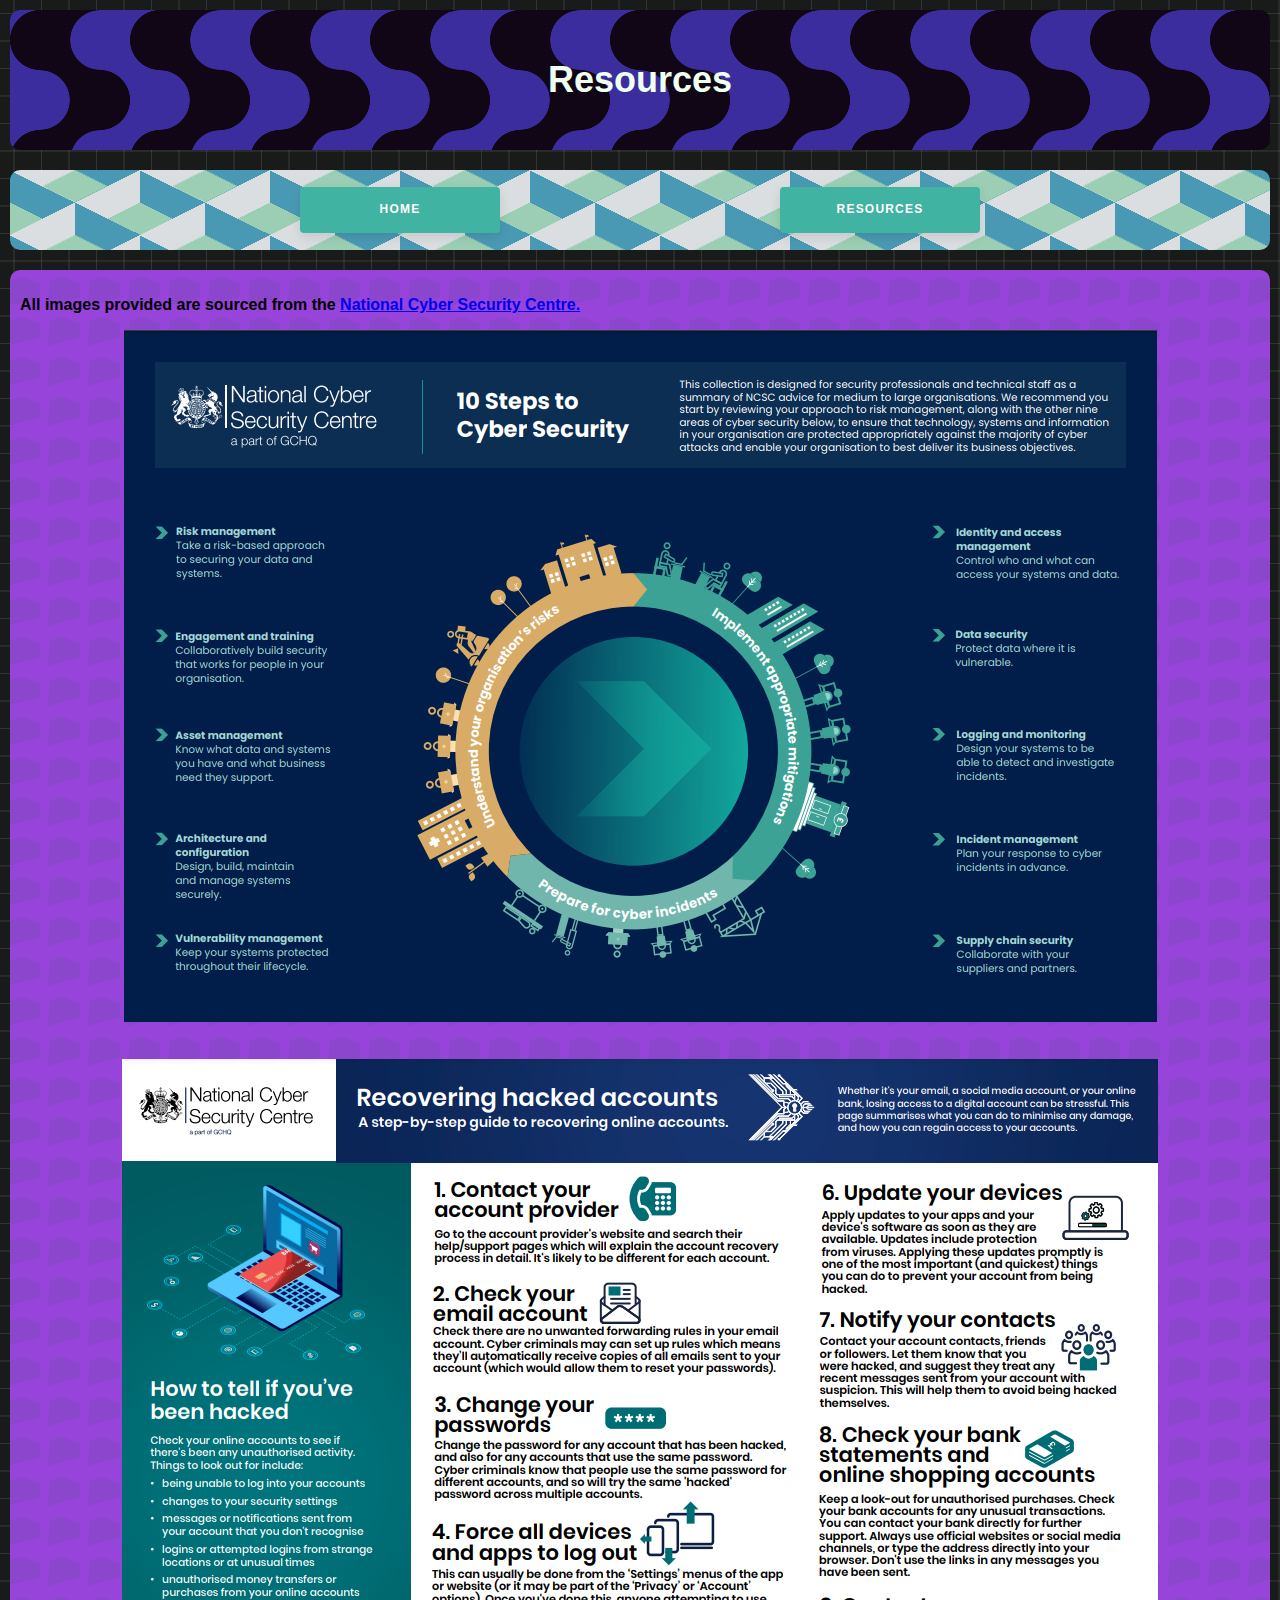
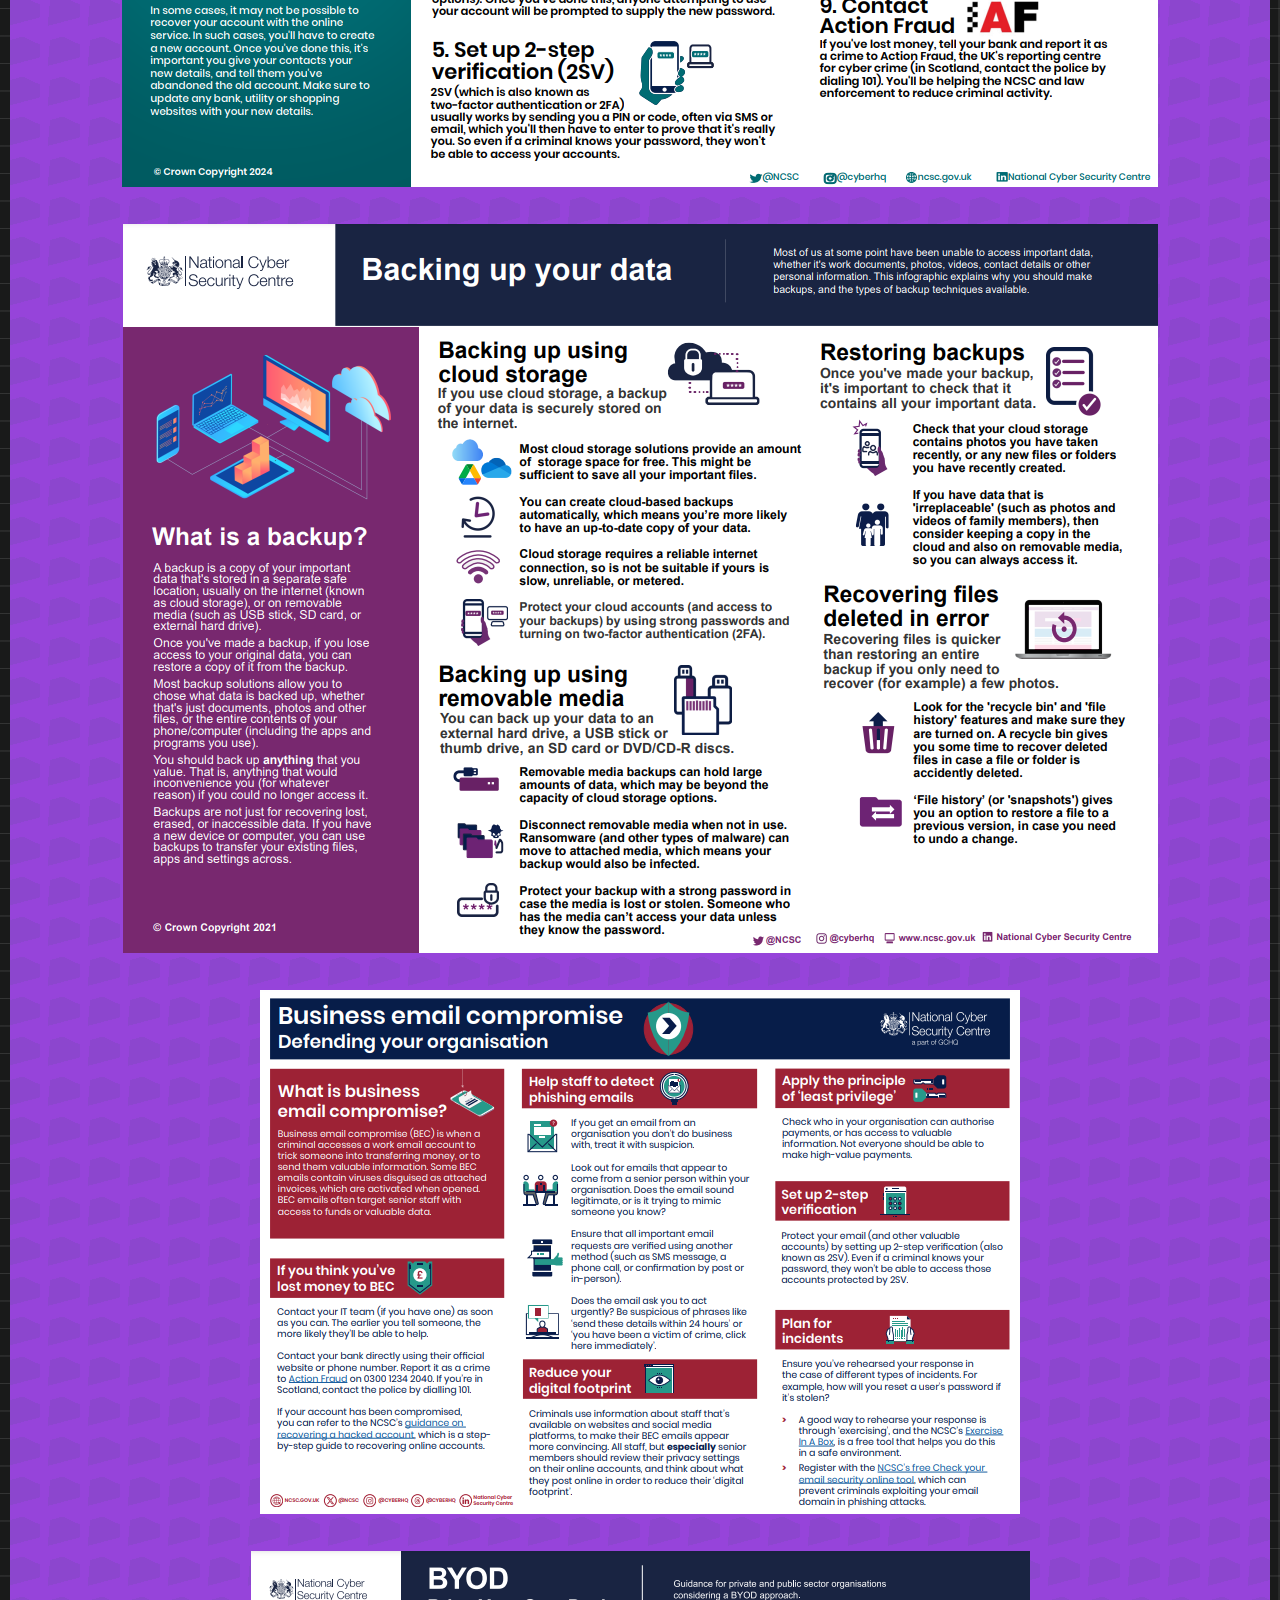
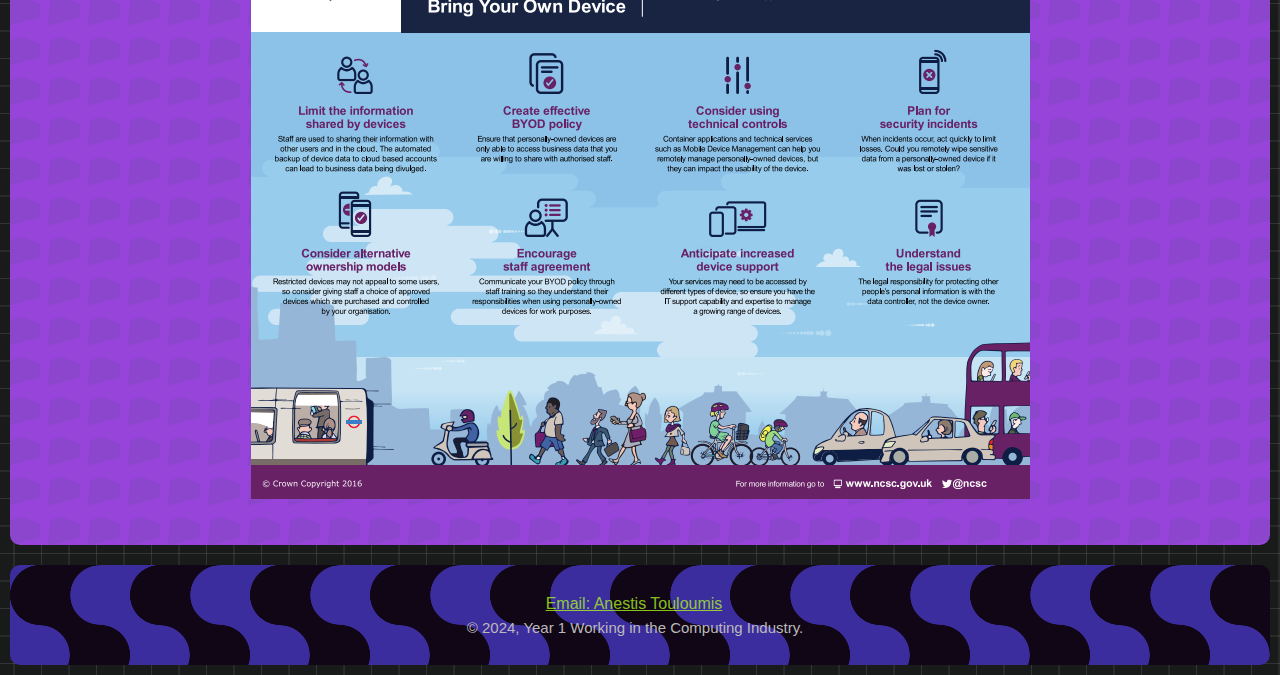
<file: resources.html>
<!doctype html>
<html lang="en">
    
<head>
    <meta name="viewport" content="width=device-width, initial-scale=1.0">
    <link href="./css/normalize.css" rel="stylesheet">
    <link href="./css/stylesheet.css" rel="stylesheet">
    <meta charset="utf-8">
    <title>Resources</title>
    <link rel="icon" type="image/x-icon" href="/images/favicon.png">
</head>

<body>
    <a id="top"></a>
    <div class="wrapper">
        <header class="header">
            <h1>Resources</h1>
        </header>

        <div class="menu">
            <a href="index.html">
                <button class="btn2"><i class="animation"></i>Home<i class="animation"></i></button>
            </a>
            <a href="resources.html">
                <button class="btn2"><i class="animation"></i>Resources<i class="animation"></i></button>
            </a>
            <!--<a href="mechanisms.html">
                <button class="btn2"><i class="animation"></i>Page 3<i class="animation"></i></button>
            </a>-->
        </div>
        
        <main class="main">
            <p><strong>All images provided are sourced from the <a href="https://www.ncsc.gov.uk/section/infographics/a-z">National Cyber Security Centre.</a></strong></p>
            <img src="images/infographic1.png" class="resourceimg"> <br> <br>
            <img src="images/infographic2.png" class="resourceimg"> <br> <br>
            <img src="images/infographic3.png" class="resourceimg"> <br> <br>
            <img src="images/infographic4.png" class="resourceimg"> <br> <br>
            <img src="images/infographic5.png" class="resourceimg"> <br> <br>
        </main> 
        
        <footer class="footer">
            <a href="mailto:a.touloumis@brighton.ac.uk">Email: Anestis Touloumis</a>
            <small>&copy; 2024, Year 1 Working in the Computing Industry.</small>
        </footer>
    </div>
</body>
</file>
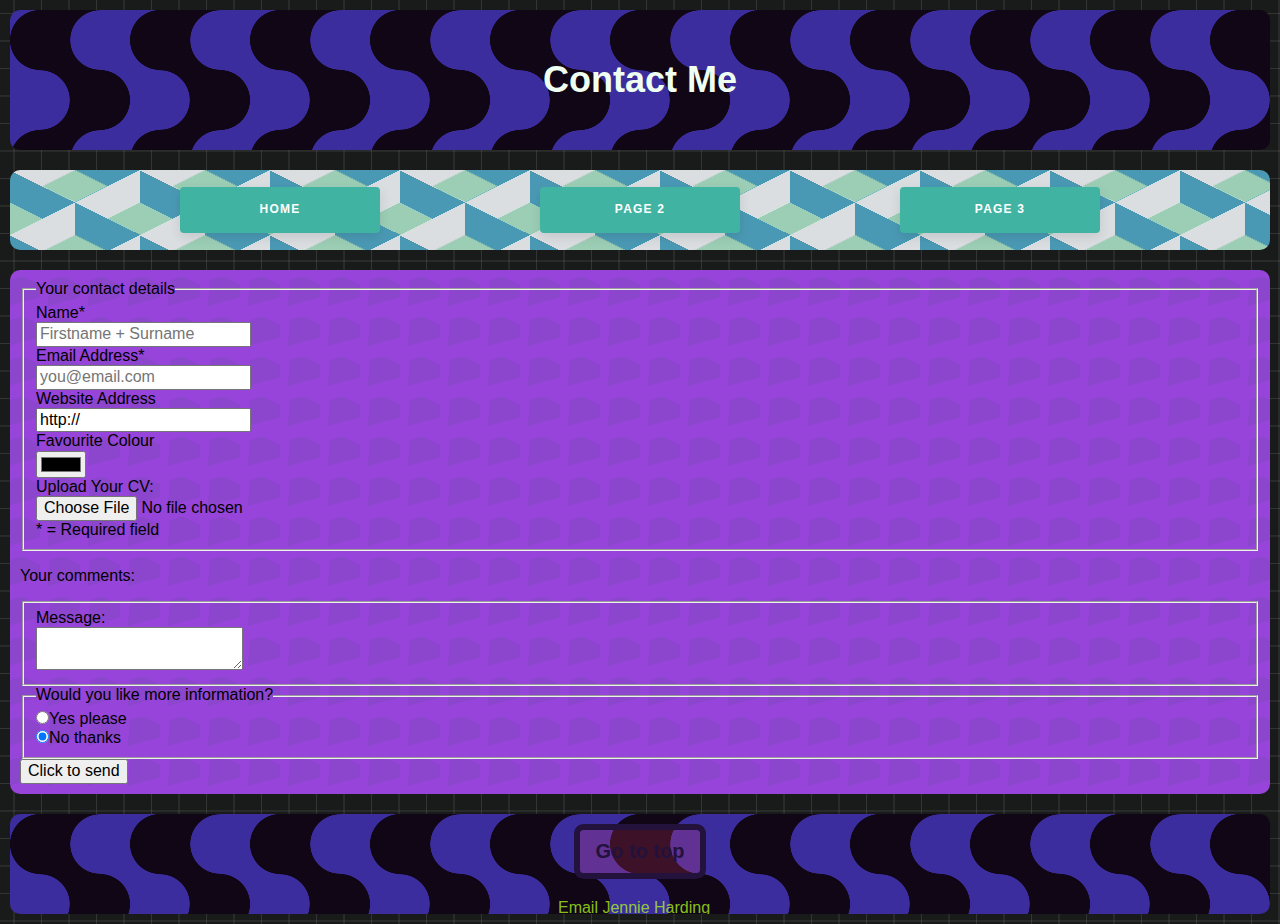
<file: sem1/page2.html>
<!doctype html>
<html lang="en">
    
<head>
    <link href="/css/normalize.css" rel="stylesheet">
    <link href="/css/stylesheet.css" rel="stylesheet">
    <meta charset="utf-8">
    <title>Contact Me</title>
</head>

<body class="contactpage">
    <div class="wrapper">
        <header class="header">
            <h1>Contact Me</h1>
        </header>

        <div class="menu">
            <a href="/sem1/index.html">
                <button class="btn2"><i class="animation"></i>Home<i class="animation"></i></button>
            </a>
            <a href="/sem1/page2.html">
                <button class="btn2"><i class="animation"></i>Page 2<i class="animation"></i></button>
            </a>
            <a href="/sem1/page3.html">
                <button class="btn2"><i class="animation"></i>Page 3<i class="animation"></i></button>
            </a>
        </div>
        
        <div class="main">
            <form id="form1">
                <fieldset><legend>Your contact details</legend>
                    <label for="name">Name* </label>
                    <input id="name" type="text" required placeholder="Firstname + Surname" >
                    <label for="email">Email Address* </label>
                    <input id="email" type="email" required placeholder="you@email.com">
                    <label for="url">Website Address</label>
                    <input type="text" id="url" value="http://">
                    <label for="colour">Favourite Colour</label>
                    <input id="colour" type="color">
                    <label for="myfile">Upload Your CV:</label>
                    <input type="file" id="myfile" name="myfile">
                    <label>* = Required field</label>
                </fieldset>

                <p>Your comments:</p>
                <fieldset>
                    <label for="message">Message: </label>
                    <textarea id="message" required></textarea>
                </fieldset>

                <fieldset>
                    <legend>Would you like more information?</legend>
                    <label for="information-yes">
                    <input type="radio" id="information-yes" 
                    name="information" value="yes">Yes please</label>
                    <label for="information-no">
                    <input type="radio" id="information-no" 
                    name="information" value="no" checked >No thanks</label>
                </fieldset>

                <input type="submit" value="Click to send" >

            </form>
        </div>   
        
        <footer class="footer">
            <div>
                <form style="display: inline" action=" #top" method="get">
                    <button class="btn">Go to top</button>
                </form>
            </div>
            <!--<p><a href=" #top">Go to top</a></p>-->
            <a href="mailto:jh1033@brighton.ac.uk">Email Jennie Harding</a>
            <small>&copy; 2023, Year 1 Web Dev.</small>
        </footer>

    </div>
</body>
</file>
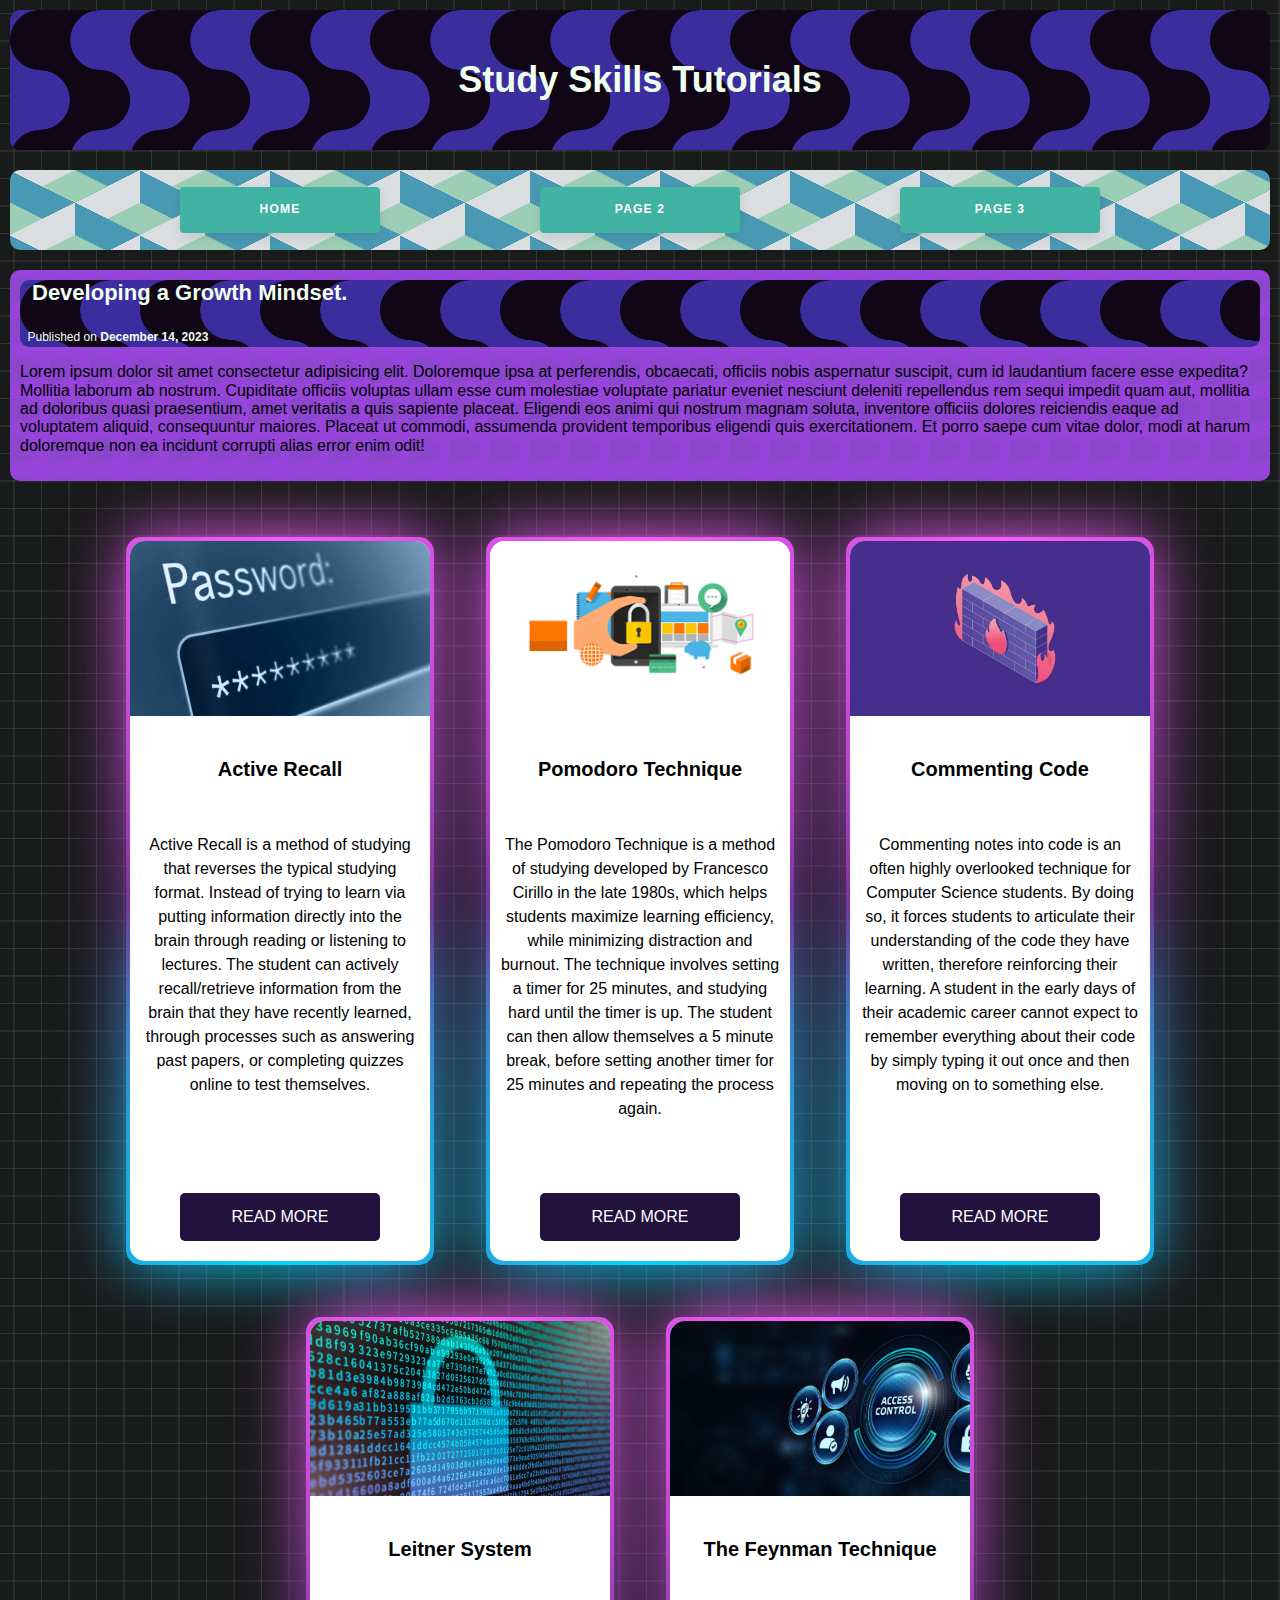
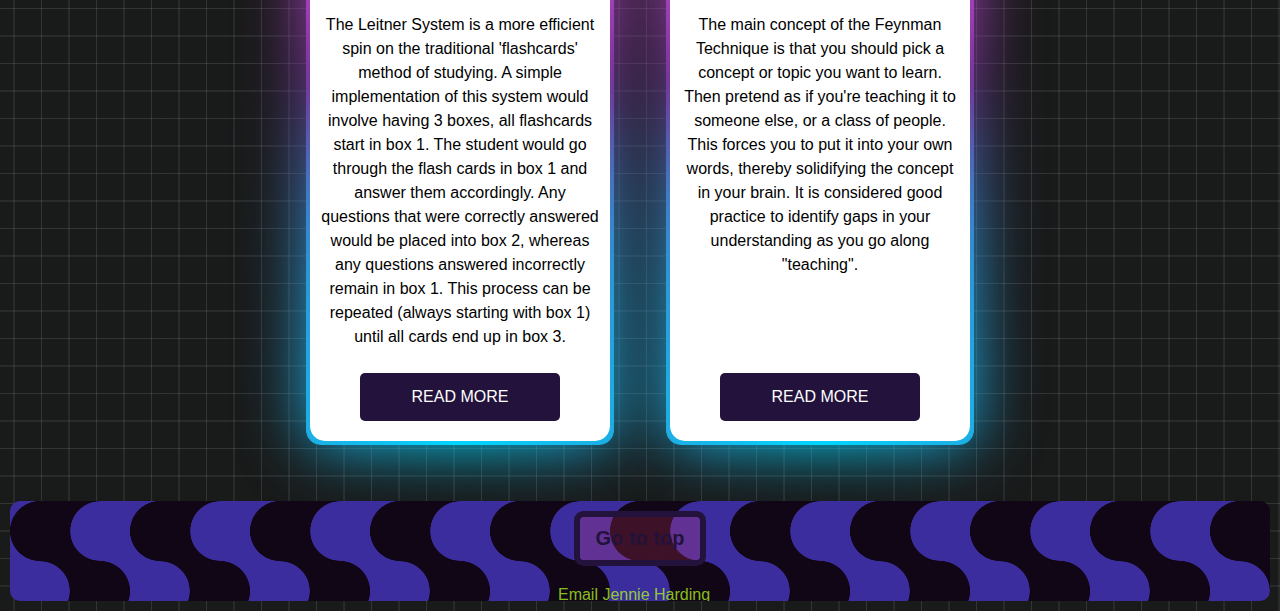
<file: sem1/page3.html>
<!doctype html>
<html lang="en">
    
<head>
    <meta name="viewport" content="width=device-width, initial-scale=1">
    <link href="/css/normalize.css" rel="stylesheet">
    <link href="/css/stylesheet.css" rel="stylesheet">
    <meta charset="utf-8">
    <title>Tutorial</title>
</head>

<body>
    <div class="wrapper">
        <header class="header">
            <h1>Study Skills Tutorials</h1>
        </header>

        <div class="menu">
            <a href="/sem1/index.html">
                <button class="btn2"><i class="animation"></i>Home<i class="animation"></i></button>
            </a>
            <a href="/sem1/page2.html">
                <button class="btn2"><i class="animation"></i>Page 2<i class="animation"></i></button>
            </a>
            <a href="/sem1/page3.html">
                <button class="btn2"><i class="animation"></i>Page 3<i class="animation"></i></button>
            </a>
        </div>

        <main class="main">
            <header class="post">
                <h3><a id="studyskill">Developing a Growth Mindset.</a></h3>
                <div class="posttime">
                    <p>Published on <time datetime="2023-12-03"><strong>December 14, 2023</strong></time></p>
                </div>
            </header>
            <p>
                Lorem ipsum dolor sit amet consectetur adipisicing elit. Doloremque ipsa at perferendis, obcaecati, officiis nobis aspernatur suscipit, cum id laudantium facere esse expedita? Mollitia laborum ab nostrum. Cupiditate officiis voluptas ullam esse cum molestiae voluptate pariatur eveniet nesciunt deleniti repellendus rem sequi impedit quam aut, mollitia ad doloribus quasi praesentium, amet veritatis a quis sapiente placeat. Eligendi eos animi qui nostrum magnam soluta, inventore officiis dolores reiciendis eaque ad voluptatem aliquid, consequuntur maiores. Placeat ut commodi, assumenda provident temporibus eligendi quis exercitationem. Et porro saepe cum vitae dolor, modi at harum doloremque non ea incidunt corrupti alias error enim odit!
            </p>
        </main>

        <section class="container">
            <div class="card">
                <div class="card-image card-1"></div>
                <input id="ch1" type="checkbox">
                <h2>Active Recall</h2>
                <p>Active Recall is a method of studying that reverses the typical studying format. Instead of trying to learn via putting information directly into the brain through reading or listening to lectures. The student can actively recall/retrieve information from the brain that they have recently learned, through processes such as answering past papers, or completing quizzes online to test themselves. </p>
                <div class="hiddencontent1">
                    <p>This process helps to solidify information learned, and allows students to remember this information easily and much more efficiently than if they were to just read the subject content over and over.</p>
                    <label for="ch1">SHOW LESS</label>
                </div>
                <div class="label-container1">
                    <label for="ch1">READ MORE</label>
                </div>
            </div>

            <div class="card">
                <div class="card-image card-2"></div>
                <input id="ch2" type="checkbox">
                <h2>Pomodoro Technique</h2>
                <p>The Pomodoro Technique is a method of studying developed by Francesco Cirillo in the late 1980s, which helps students maximize learning efficiency, while minimizing distraction and burnout. The technique involves setting a timer for 25 minutes, and studying hard until the timer is up. The student can then allow themselves a 5 minute break, before setting another timer for 25 minutes and repeating the process again.</p>
                <div class="hiddencontent2">
                    <p>Upon completion of four cycles of the pomodoro technique, it is highly advised for the student to allow themselves a longer break. This longer break should be around 25-30 minutes, to allow for proper rest and rejuvenation.</p>
                    <label for="ch2">SHOW LESS</label>
                </div>
                <div class="label-container2">
                    <label for="ch2">READ MORE</label>
                </div>
            </div>

            <div class="card">
                <div class="card-image card-3"></div>
                <input id="ch3" type="checkbox">
                <h2>Commenting Code</h2>
                <p>Commenting notes into code is an often highly overlooked technique for Computer Science students. By doing so, it forces students to articulate their understanding of the code they have written, therefore reinforcing their learning. A student in the early days of their academic career cannot expect to remember everything about their code by simply typing it out once and then moving on to something else.</p>
                <div class="hiddencontent3">
                    <p>Not only does commenting code help with the learning process, it is also a good practice for a student to take with them after their academic journey and into the workplace. Developers often work in large teams, so correctly commenting code will help others to understand and navigate the code you have written.</p>
                    <label for="ch3">SHOW LESS</label>
                </div>
                <div class="label-container3">
                    <label for="ch3">READ MORE</label>
                </div>
            </div>

            <div class="card">
                <div class="card-image card-4"></div>
                <input id="ch4" type="checkbox">
                <h2>Leitner System</h2>
                <p>The Leitner System is a more efficient spin on the traditional 'flashcards' method of studying. A simple implementation of this system would involve having 3 boxes, all flashcards start in box 1. The student would go through the flash cards in box 1 and answer them accordingly. Any questions that were correctly answered would be placed into box 2, whereas any questions answered incorrectly remain in box 1. This process can be repeated (always starting with box 1) until all cards end up in box 3.</p>
                <div class="hiddencontent4">
                    <p>This system aims optimize the learning process by spacing out the review of information based on the student's proficiency with the content of each flashcard.</p>
                    <label for="ch4">SHOW LESS</label>
                </div>
                <div class="label-container4">
                    <label for="ch4">READ MORE</label>
                </div>
            </div>

            <div class="card">
                <div class="card-image card-5"></div>
                <input id="ch5" type="checkbox">
                <h2>The Feynman Technique</h2>
                <p>The main concept of the Feynman Technique is that you should pick a concept or topic you want to learn. Then pretend as if you're teaching it to someone else, or a class of people. This forces you to put it into your own words, thereby solidifying the concept in your brain. It is considered good practice to identify gaps in your understanding as you go along "teaching". 
                <div class="hiddencontent5">
                    <p>Don't forget to go back and review what you have been covering also, consistency is key when it comes to knowledge retention.</p>
                    <label for="ch5">SHOW LESS</label>
                </div>
                <div class="label-container5">
                    <label for="ch5">READ MORE</label>
                </div>
            </div>
        </section>
        
        <footer class="footer">
            <div>
                <form style="display: inline" action=" #top" method="get">
                    <button class="btn">Go to top</button>
                </form>
            </div>
            <!--<p><a href=" #top">Go to top</a></p>-->
            <a href="mailto:jh1033@brighton.ac.uk">Email Jennie Harding</a>
            <small>&copy; 2023, Year 1 Web Dev.</small>
        </footer>

    </div>
</body>
</file>
<file: css/stylesheet.css>
* {
    font-family: Tahoma, Arial, Helvetica, sans-serif;
}

:root {
    --clr-1: #dc52bf;
    --clr-2: #b847b1;
    --clr-3: #FB5CFF;
    --clr-4: #743296;
    --clr-5: #00D8FF;
    /*--clr-5: #432174;*/
    --clr-6: #23123b;
}

body {
    width: 100%;
    height: 100%;
    --color: rgba(114, 114, 114, 0.3);
    background-color: #191a1a;
    background-image: linear-gradient(0deg, transparent 24%, var(--color) 25%, var(--color) 26%, transparent 27%,transparent 74%, var(--color) 75%, var(--color) 76%, transparent 77%,transparent),
        linear-gradient(90deg, transparent 24%, var(--color) 25%, var(--color) 26%, transparent 27%,transparent 74%, var(--color) 75%, var(--color) 76%, transparent 77%,transparent);
    background-size: 55px 55px;
    display: flex;
    flex-direction: column;
    min-height: 100vh;
    margin: 0;
    overscroll-behavior-y: none;
}

.wrapper {
    display: flex;
    flex-flow: row wrap;
    text-align: center;
}

.wrapper > * {
    padding: 10px;
    margin: 10px;
    flex: 1 100%;
    border-radius: 10px;
}

.header {
    width: 100%;
    --s: 60px;
    --c1: #100616;
    --c2: #3c2d9e;
    --_g: radial-gradient(
      25% 25% at 25% 25%,
      var(--c1) 99%,
      rgba(0, 0, 0, 0) 101%
    );
    background: var(--_g) var(--s) var(--s) / calc(2 * var(--s))
        calc(2 * var(--s)),
      var(--_g) 0 0 / calc(2 * var(--s)) calc(2 * var(--s)),
      radial-gradient(50% 50%, var(--c2) 98%, rgba(0, 0, 0, 0)) 0 0 / var(--s)
        var(--s),
      repeating-conic-gradient(var(--c2) 0 50%, var(--c1) 0 100%)
        calc(0.5 * var(--s)) 0 / calc(2 * var(--s)) var(--s);
    height: 120px;
    display: flex;
    justify-content: center;
    align-items: center;
    text-align: center;
    flex-direction: column;
}

.header h1 {
    font-family: Tahoma, Arial, Helvetica, sans-serif;
    color: #effff0;
    font-size: 36px;
}

.header h3 {
    font-family: Tahoma, Arial, Helvetica, sans-serif;
    color: #e8e9e8;
    margin-top: 15px;
}

.header button {
    margin-top: 10px;
    margin-left: 5px;
}

.menu {
    width: 100%;
    height: 100%;
    --s: 65px; /* control the size */
    --c1: #dadee1;
    --c2: #4a99b4;
    --c3: #9cceb5;
    --_c: 75%, var(--c3) 52.72deg, #0000 0;
    --_g1: conic-gradient(from -116.36deg at 25% var(--_c));
    --_g2: conic-gradient(from 63.43deg at 75% var(--_c));
    background: var(--_g1), var(--_g1) calc(3 * var(--s)) calc(var(--s) / 2),
      var(--_g2), var(--_g2) calc(3 * var(--s)) calc(var(--s) / 2),
      conic-gradient(
        var(--c2) 63.43deg,
        var(--c1) 0 116.36deg,
        var(--c2) 0 180deg,
        var(--c1) 0 243.43deg,
        var(--c2) 0 296.15deg,
        var(--c1) 0
      );
    background-size: calc(2 * var(--s)) var(--s);
    display: flex;
    height: 60px;
    justify-content: space-evenly;
    align-items: center;
}

.testingbtn {
    font-family: Tahoma, Arial, Helvetica, sans-serif;
    font-size: 1.25rem;
    font-weight: 700;
    padding: 0.5em 0.8em;
    cursor: pointer;
    color: var(--clr-6);
    background-color: rgba(244, 63, 112, 0.2);
    border: 6px solid var(--clr-6);
    border-radius: 9.5px;
    transition: all 0.3s;
    margin-top: 15px;
    margin-bottom: 15px;
}

.testingbtn:hover {
    transform: translateY(-7.5px);
    background-color: #f43f70;
    color: #f9f9fb;
}

.btn {
    font-family: Tahoma, Arial, Helvetica, sans-serif;
    font-size: 1.25rem;
    font-weight: 700;
    padding: 0.5em 0.8em;
    cursor: pointer;
    color: var(--clr-6);
    background-color: rgba(244, 63, 112, 0.2);
    border: 6px solid var(--clr-6);
    border-radius: 9.5px;
    transition: all 0.3s;
}

.btn:hover {
    transform: translateY(-7.5px);
    background-color: #f43f70;
    color: #f9f9fb;
}

.footer {
    width: 100%;
    --s: 60px;
    --c1: #100616;
    --c2: #3c2d9e;
    --_g: radial-gradient(
      25% 25% at 25% 25%,
      var(--c1) 99%,
      rgba(0, 0, 0, 0) 101%
    );
    background: var(--_g) var(--s) var(--s) / calc(2 * var(--s))
        calc(2 * var(--s)),
      var(--_g) 0 0 / calc(2 * var(--s)) calc(2 * var(--s)),
      radial-gradient(50% 50%, var(--c2) 98%, rgba(0, 0, 0, 0)) 0 0 / var(--s)
        var(--s),
      repeating-conic-gradient(var(--c2) 0 50%, var(--c1) 0 100%)
        calc(0.5 * var(--s)) 0 / calc(2 * var(--s)) var(--s);
    height: 80px;
    order: 3;
    overflow: hidden;
}

.footer small {
    display: flex;
    justify-content: center;
    align-items: center;
    margin-top: 5px;
    font-size: 15px;
    margin-left: -10px;
    color: rgb(187, 185, 185);
}

.footer a:link,
.footer a:visited,
.footer a:active {
    display: flex;
    justify-content: center;
    align-items: center;
    margin-top: 20px;
    color: rgba(176, 250, 27, 0.774);
    margin-right: 12px;
}

.main {
    width: 100%;
    height: 100%;
    --color: #9644da;
    background: linear-gradient(95deg, var(--color) 25%, transparent 25%) -50px 0,
          linear-gradient(-15deg, var(--color) 25%, transparent 25%) -50px 0,
          linear-gradient(25deg, transparent 75%, var(--color) 75%) -50px 0,
          linear-gradient(-45deg, transparent 75%, var(--color) 75%) -50px 0,
          linear-gradient(-15deg, transparent 75%, var(--color) 75%) -50px 0;
    background-color: #8c46ce;
    background-size: 40px 40px;
    text-align: left;
    font-family: Tahoma, Arial, Helvetica, sans-serif;
}

.fontlist {
    margin-top: -15px;
}

article h2 {
    margin-left: 5px;
    color: rgb(39, 208, 194);
}

article h3 {
    margin-left: 5px;
    color: rgb(39, 208, 194);
}

article p {
    margin-bottom: 30px;
    margin-left: 5px;
    margin-right: 5px;
    font-weight: bold;
    font-family: Tahoma, Arial, Helvetica, sans-serif;
    color: #000000;
    font-size: 16px;
}

blockquote {
    font-family: Tahoma, Arial, Helvetica, sans-serif;
    color: #77b1c0;
    font-size: 16px;
}

.container {
    display: flex;
    justify-content: center;
    flex-wrap: wrap;
    order: 2;
}

label {
    display: block;
}

.video-wrapper {
    max-width: 960px;
    margin: 0 auto;
}

iframe	{
    width: 100%;
    height: auto;
}

.video-container {
    position: relative;
    padding-bottom: 56.25%; /*16:9 */
    height: 0; 
}

.video-container iframe {
    position: absolute;
    top: 0; left: 0; right: 0; bottom: 0;
    width: 100%;
    height: 100%;
}

.resourceimg {
    max-width: 100%;
    height: auto;
    display: block;
    margin-left: auto;
    margin-right: auto;
}

.card {
    background: white;
    width: 300px;
    margin: 30px;
    border-radius: 15px;
    display: flex;
    flex-direction: column;
    position: relative;
    min-height: 720px;
}

.card::before,
.card::after {
    content: "";
    position: absolute;
    inset: -.25rem;
    z-index: -1;
    background: conic-gradient(
        from var(--gradient-angle),
        var(--clr-3),
        var(--clr-4),
        var(--clr-5),
        var(--clr-4),
        var(--clr-3));
    border-radius: inherit;
    animation: rotation 5s linear infinite;
}

.card::after {
    filter:blur(2rem);
}

@property --gradient-angle {
    syntax: "<angle>";
    initial-value: 0deg;
    inherits: false;
}

@keyframes rotation {
    0%   { --gradient-angle: 0deg; }
    100% { --gradient-angle: 360deg; } 
}

::-webkit-scrollbar{
    margin: 2em;
    width: auto;
}
::-webkit-scrollbar-thumb{
    background-color: #3c2d9e;
    border-radius: 100vw;
}
::-webkit-scrollbar-track{
    background: transparent;
    border-radius: 10px;
}
::-webkit-scrollbar-thumb:hover{
    background-color: rgba(60, 45, 158, 0.63);
}
::-webkit-scrollbar-thumb:focus{
    background-color: rgba(60, 45, 158, 0.63);
}

.card-image {
    background-color: aqua;
    height: 175px;
    margin-bottom: 15px;
    background-size: cover;
    border-radius: 15px 15px 0 0;
}

.card-1 {
    background-image: url('../images/strongpassword.jpg');
}

.card-2 {
    background-image: url('../images/authentication.png');
}

.card-3 {
    background-image: url('../images/firewall.jpg');
}

.card-4 {
    background-image: url('../images/encryption.jpg');
}

.card-5 {
    background-image: url('../images/accesscontrol.jpeg');
}

.card-6 {
    background-image: url('../images/networksegmentation.png');
}

.card h2 {
    font-family: Tahoma, Arial, Helvetica, sans-serif;
    font-size: 20px;
    padding: 10px;
}

.card p {
    font-family: Tahoma, Arial, Helvetica, sans-serif;
    padding: 10px;
    line-height: 1.5;
}

#ch1,
#ch2,
#ch3,
#ch4,
#ch5,
#ch6 {
    display: none;
}

#ch1:checked ~ .hiddencontent1,
#ch2:checked ~ .hiddencontent2,
#ch3:checked ~ .hiddencontent3,
#ch4:checked ~ .hiddencontent4,
#ch5:checked ~ .hiddencontent5,
#ch6:checked ~ .hiddencontent6 {
    display: block;
}

#ch1:checked ~ .hiddencontent1 label,
#ch2:checked ~ .hiddencontent2 label,
#ch3:checked ~ .hiddencontent3 label,
#ch4:checked ~ .hiddencontent4 label,
#ch5:checked ~ .hiddencontent5 label,
#ch6:checked ~ .hiddencontent6 label {
    display: block;
}

#ch1:checked ~ .label-container1 label,
#ch2:checked ~ .label-container2 label,
#ch3:checked ~ .label-container3 label,
#ch4:checked ~ .label-container4 label,
#ch5:checked ~ .label-container5 label,
#ch6:checked ~ .label-container6 label {
    display: none;
}

.hiddencontent1,
.hiddencontent2,
.hiddencontent3,
.hiddencontent4,
.hiddencontent5,
.hiddencontent6 {
    display: none;
}

.card label {
    display: inline-block;
    cursor: pointer;
    background-color: var(--clr-6);
    color: white;
    display: block;
    padding: 15px 20px;
    margin: 20px 50px;
    border-radius: 5px;
}

.label-container1,
.label-container2,
.label-container3,
.label-container4,
.label-container5,
.label-container6 {
    position: absolute;
    bottom: 0;
    left: 0;
    width: 100%;
    text-align: center;
}

.wireframe {
    max-width: 100%;
    height: auto;
    display: block;
    margin: 0 auto;
}

.brain {
    width: 100%;
}

.post {
    width: 100%;
    --s: 60px;
    --c1: #100616;
    --c2: #3c2d9e;
    --_g: radial-gradient(
      25% 25% at 25% 25%,
      var(--c1) 99%,
      rgba(0, 0, 0, 0) 101%
    );
    background: var(--_g) var(--s) var(--s) / calc(2 * var(--s))
        calc(2 * var(--s)),
      var(--_g) 0 0 / calc(2 * var(--s)) calc(2 * var(--s)),
      radial-gradient(50% 50%, var(--c2) 98%, rgba(0, 0, 0, 0)) 0 0 / var(--s)
        var(--s),
      repeating-conic-gradient(var(--c2) 0 50%, var(--c1) 0 100%)
        calc(0.5 * var(--s)) 0 / calc(2 * var(--s)) var(--s);
    margin-top: -17.5px;
    margin-bottom: 2px;
    border-radius: 9.5px;
}

.post h3 {
    font-family: Tahoma, Arial, Helvetica, sans-serif;
    color: #effff0;
    font-size: 22px;
    overflow: hidden;
    margin-top: 17.5px;
    margin-left: 12px;
}

.post p {
    font-family: Tahoma, Arial, Helvetica, sans-serif;
    color: #effff0;
    font-size: 12px;
    overflow: hidden;
    margin-bottom: 5px;
    line-height: 20px;
}

.posttime {
    margin-left: 7.5px;
}

.aside1 {
    background: rgb(21, 155, 144);
}

.aside1 h2 {
    font-family: Tahoma, Arial, Helvetica, sans-serif;
    color: #0F110C;
    font-size: 28px;
    overflow: hidden;
    margin-top: 5px;
}

.aside1 p {
    margin-top: 40px;
}

.aside2 {
    background: rgb(21, 155, 144);
}

.aside2 h2 {
    font-family: Tahoma, Arial, Helvetica, sans-serif;
    color: #0F110C;
    font-size: 28px;
    overflow: hidden;
    margin-top: 5px;
}

.aside2 a {
    line-height: 25px;
}

.aside2 li {
    margin-top: 30px;
}

.fltlt {
    float: left;
    margin-right: 5px;
    margin-top: -20px;
}

.fltlt img {
    max-width: 100%;
    height: auto;
    display: block;
    margin: 0 auto;
}

.clear {
    clear: both;
}

.lab1img {
    max-width: 100%;
    height: auto;
}

figcaption {
    color: #77b1c0;
}

li {
    font-family: Tahoma, Arial, Helvetica, sans-serif;
    color: #77b1c0;
    font-size: 15px;
}

cite {
    line-height: 20px;
    color: #77b1c0;
}

/* === removing default button style ===*/
.button {
    margin: 0;
    height: auto;
    background: transparent;
    padding: 0;
    border: none;
    cursor: pointer;
}
  
  /* button styling */
.button {
    --border-right: 6px;
    --text-stroke-color: rgb(255, 255, 255);
    --animation-color: #37FF8B;
    --fs-size: 2em;
    letter-spacing: 3px;
    text-decoration: none;
    font-size: var(--fs-size);
    font-family: "Arial";
    position: relative;
    text-transform: uppercase;
    color: transparent;
    -webkit-text-stroke: 1px var(--text-stroke-color);
}
  /* this is the text, when you hover on button */
.hover-text {
    position: absolute;
    box-sizing: border-box;
    content: attr(data-text);
    color: var(--animation-color);
    width: 0%;
    inset: 0;
    border-right: var(--border-right) solid var(--animation-color);
    overflow: hidden;
    transition: 0.5s;
    -webkit-text-stroke: 1px var(--animation-color);
}
  /* hover */
  .button:hover .hover-text {
    width: 100%;
    filter: drop-shadow(0 0 23px var(--animation-color))
}

.privacylist {
    font-weight: bold;
    font-family: Tahoma, Arial, Helvetica, sans-serif;
    color: #000000;
    font-size: 16px;
}

.privacylistitem {
    font-weight: bold;
    font-family: Tahoma, Arial, Helvetica, sans-serif;
    color: #000000;
    font-size: 16px;
}

.btn2 {
    outline: 0;
    display: inline-flex;
    align-items: center;
    justify-content: space-between;
    background: #40B3A2;
    min-width: 200px;
    border: 0;
    border-radius: 4px;
    box-shadow: 0 4px 12px rgba(0, 0, 0, .1);
    box-sizing: border-box;
    padding: 16px 20px;
    color: #fff;
    font-size: 12px;
    font-weight: 600;
    letter-spacing: 1.2px;
    text-transform: uppercase;
    overflow: hidden;
    cursor: pointer;
}
  
.btn2:hover {
    opacity: .95;
}
  
.btn2 .animation {
    border-radius: 100%;
    animation: ripple 0.6s linear infinite;
}

.btn3 {
    --clr1: #644dff;
    --clr2: #4836bb;
    --clr3: #654dff63;
    cursor: pointer;
    width: 184px;
    height: 48px;
    position: fixed;
    bottom: 20px; /* Adjust as needed */
    right: 20px; /* Adjust as needed */
    display: none;
    align-items: center;
    justify-content: center;
    gap: 1rem;
    font-size: 1.125em;
    font-weight: 800;
    letter-spacing: 2px;
    color: #fff;
    background: var(--clr1);
    border: 2px solid var(--clr2);
    border-radius: .75rem;
    box-shadow: 0 8px 0 var(--clr2);
    transform: skew(-10deg);
    transition: all .1s ease;
    filter: drop-shadow(0 15px 20px var(--clr3));
  }
  
  .btn3:active {
    letter-spacing: 0px;
    transform: skew(-10deg) translateY(8px);
    box-shadow: 0 0 0 var(--clr3);
  }
  
@keyframes ripple {
    0% {
      box-shadow: 0 0 0 0 rgba(255, 255, 255, 0.1), 0 0 0 20px rgba(255, 255, 255, 0.1), 0 0 0 40px rgba(255, 255, 255, 0.1), 0 0 0 60px rgba(255, 255, 255, 0.1);
    }
  
    100% {
      box-shadow: 0 0 0 20px rgba(255, 255, 255, 0.1), 0 0 0 40px rgba(255, 255, 255, 0.1), 0 0 0 60px rgba(255, 255, 255, 0.1), 0 0 0 80px rgba(255, 255, 255, 0);
    }
}

.sparkle-button {
    --active: 0;
    --bg: radial-gradient(
              40% 50% at center 100%,
              hsl(270 calc(var(--active) * 97%) 72% / var(--active)),
              transparent
          ),
          radial-gradient(
              80% 100% at center 120%,
              hsl(260 calc(var(--active) * 97%) 70% / var(--active)),
              transparent
          ),
          hsl(260 calc(var(--active) * 97%) calc((var(--active) * 44%) + 12%));
    background: var(--bg);
    font-size: 1.2rem;
    font-weight: 500;
    border: 0;
    cursor: pointer;
    margin-left: 15px;
    margin-bottom: 25px;
    padding: 1em 1em;
    display: flex;
    align-items: center;
    gap: 0.25em;
    white-space: nowrap;
    border-radius: 100px;
    position: relative;
    box-shadow: 0 0 calc(var(--active) * 3em) calc(var(--active) * 1em) hsl(260 97% 61% / 0.75),
          0 0em 0 0 hsl(260 calc(var(--active) * 97%) calc((var(--active) * 50%) + 30%)) inset,
          0 -0.05em 0 0 hsl(260 calc(var(--active) * 97%) calc(var(--active) * 60%)) inset;
    transition: box-shadow var(--transition), scale var(--transition), background var(--transition);
    scale: calc(1 + (var(--active) * 0.1));
    transition: .3s;
  }
  
  .sparkle-button:active {
    scale: 1;
    transition: .3s;
  }
  
  .sparkle path {
    color: hsl(0 0% calc((var(--active, 0) * 70%) + var(--base)));
    transform-box: fill-box;
    transform-origin: center;
    fill: currentColor;
    stroke: currentColor;
    animation-delay: calc((var(--transition) * 1.5) + (var(--delay) * 1s));
    animation-duration: 0.6s;
    transition: color var(--transition);
  }
  
  .sparkle-button:is(:hover, :focus-visible) path {
    animation-name: bounce;
  }
  
  @keyframes bounce {
    35%, 65% {
      scale: var(--scale);
    }
  }
  
  .sparkle path:nth-of-type(1) {
    --scale: 0.5;
    --delay: 0.1;
    --base: 40%;
  }
  
  .sparkle path:nth-of-type(2) {
    --scale: 1.5;
    --delay: 0.2;
    --base: 20%;
  }
  
  .sparkle path:nth-of-type(3) {
    --scale: 2.5;
    --delay: 0.35;
    --base: 30%;
  }
  
  .sparkle-button:before {
    content: "";
    position: absolute;
    inset: -0.2em;
    z-index: -1;
    border: 0.25em solid hsl(260 97% 50% / 0.5);
    border-radius: 100px;
    opacity: var(--active, 0);
    transition: opacity var(--transition);
  }
  
  .spark {
    position: absolute;
    inset: 0;
    border-radius: 100px;
    rotate: 0deg;
    overflow: hidden;
    mask: linear-gradient(white, transparent 50%);
    animation: flip calc(var(--spark) * 2) infinite steps(2, end);
  }
  
  @keyframes flip {
    to {
      rotate: 360deg;
    }
  }
  
  .spark:before {
    content: "";
    position: absolute;
    width: 200%;
    top: 0%;
    left: 50%;
    z-index: -1;
    translate: -50% -15%;
    rotate: 0;
    transform: rotate(-90deg);
    opacity: calc((var(--active)) + 0.4);
    background: conic-gradient(
          from 0deg,
          transparent 0 340deg,
          white 360deg
      );
    transition: opacity var(--transition);
    animation: rotate var(--spark) linear infinite both;
  }
  
  .spark:after {
    content: "";
    position: absolute;
    inset: var(--cut);
    border-radius: 100px;
  }
  
  .backdrop {
    position: absolute;
    inset: var(--cut);
    background: var(--bg);
    border-radius: 100px;
    transition: background var(--transition);
  }
  
  @keyframes rotate {
    to {
      transform: rotate(90deg);
    }
  }
  
  @supports(selector(:has(:is(+ *)))) {
    body:has(button:is(:hover, :focus-visible)) {
      --active: 1;
      --play-state: running;
    }
  
    .bodydrop {
      display: none;
    }
  }
  
  .sparkle-button:is(:hover, :focus-visible) ~ :is(.bodydrop, .particle-pen) {
    --active: 1;
    --play-state: runnin;
  }
  
  .sparkle-button:is(:hover, :focus-visible) {
    --active: 1;
    --play-state: running;
  }
  
  .sp {
    position: relative;
  }
  
  .particle-pen {
    position: absolute;
    width: 200%;
    top: 50%;
    left: 50%;
    translate: -50% -50%;
    mask: radial-gradient(white, transparent 65%);
    z-index: -1;
    opacity: var(--active, 0);
    transition: opacity var(--transition);
    overflow: hidden;
}
  
.particle {
    fill: white;
    width: calc(var(--size, 0.25) * 1rem);
    position: absolute;
    top: calc(var(--y) * 1%);
    left: calc(var(--x) * 1%);
    opacity: var(--alpha, 1);
    animation: float-out calc(var(--duration, 1) * 1s) calc(var(--delay) * -1s) infinite linear;
    transform-origin: var(--origin-x, 1000%) var(--origin-y, 1000%);
    z-index: -1;
    animation-play-state: var(--play-state, paused);
}
  
.particle path {
    fill: hsl(0 0% 90%);
    stroke: none;
}
  
.particle:nth-of-type(even) {
    animation-direction: reverse;
}
  
@keyframes float-out {
    to {
      rotate: 360deg;
    }
}
  
.text {
    translate: 2% -6%;
    letter-spacing: 0.01ch;
    background: linear-gradient(90deg, hsl(0 0% calc((var(--active) * 100%) + 65%)), hsl(0 0% calc((var(--active) * 100%) + 26%)));
    background-clip: text;
    color: whitesmoke;
    transition: background var(--transition);
}
  
.sparkle-button svg {
    inline-size: 1.25em;
    translate: -25% -5%;
}

  

.aside1 a:link,
.aside1 a:visited,
.aside1 a:active,
.aside2 a:link,
.aside2 a:visited,
.aside2 a:active {
    color: rgb(21, 0, 210);
}

.aside1 a:hover,
.aside2 a:hover,
.footer a:hover {
    color: rgb(233, 132, 17);
    text-decoration: none;
}

@media all and (min-width: 800px) {
    
    .main {
        flex: 3;
    }

    .aside1 {
        order: 1;
    }

    .aside2 {
        order: 2;
    }

    .main {
        order: 2;
    }

    .footer {
        order: 4;
    }
}

@media all and (min-width: 600px) {
    .aside {
        flex: 1;
    }
}
</file>
